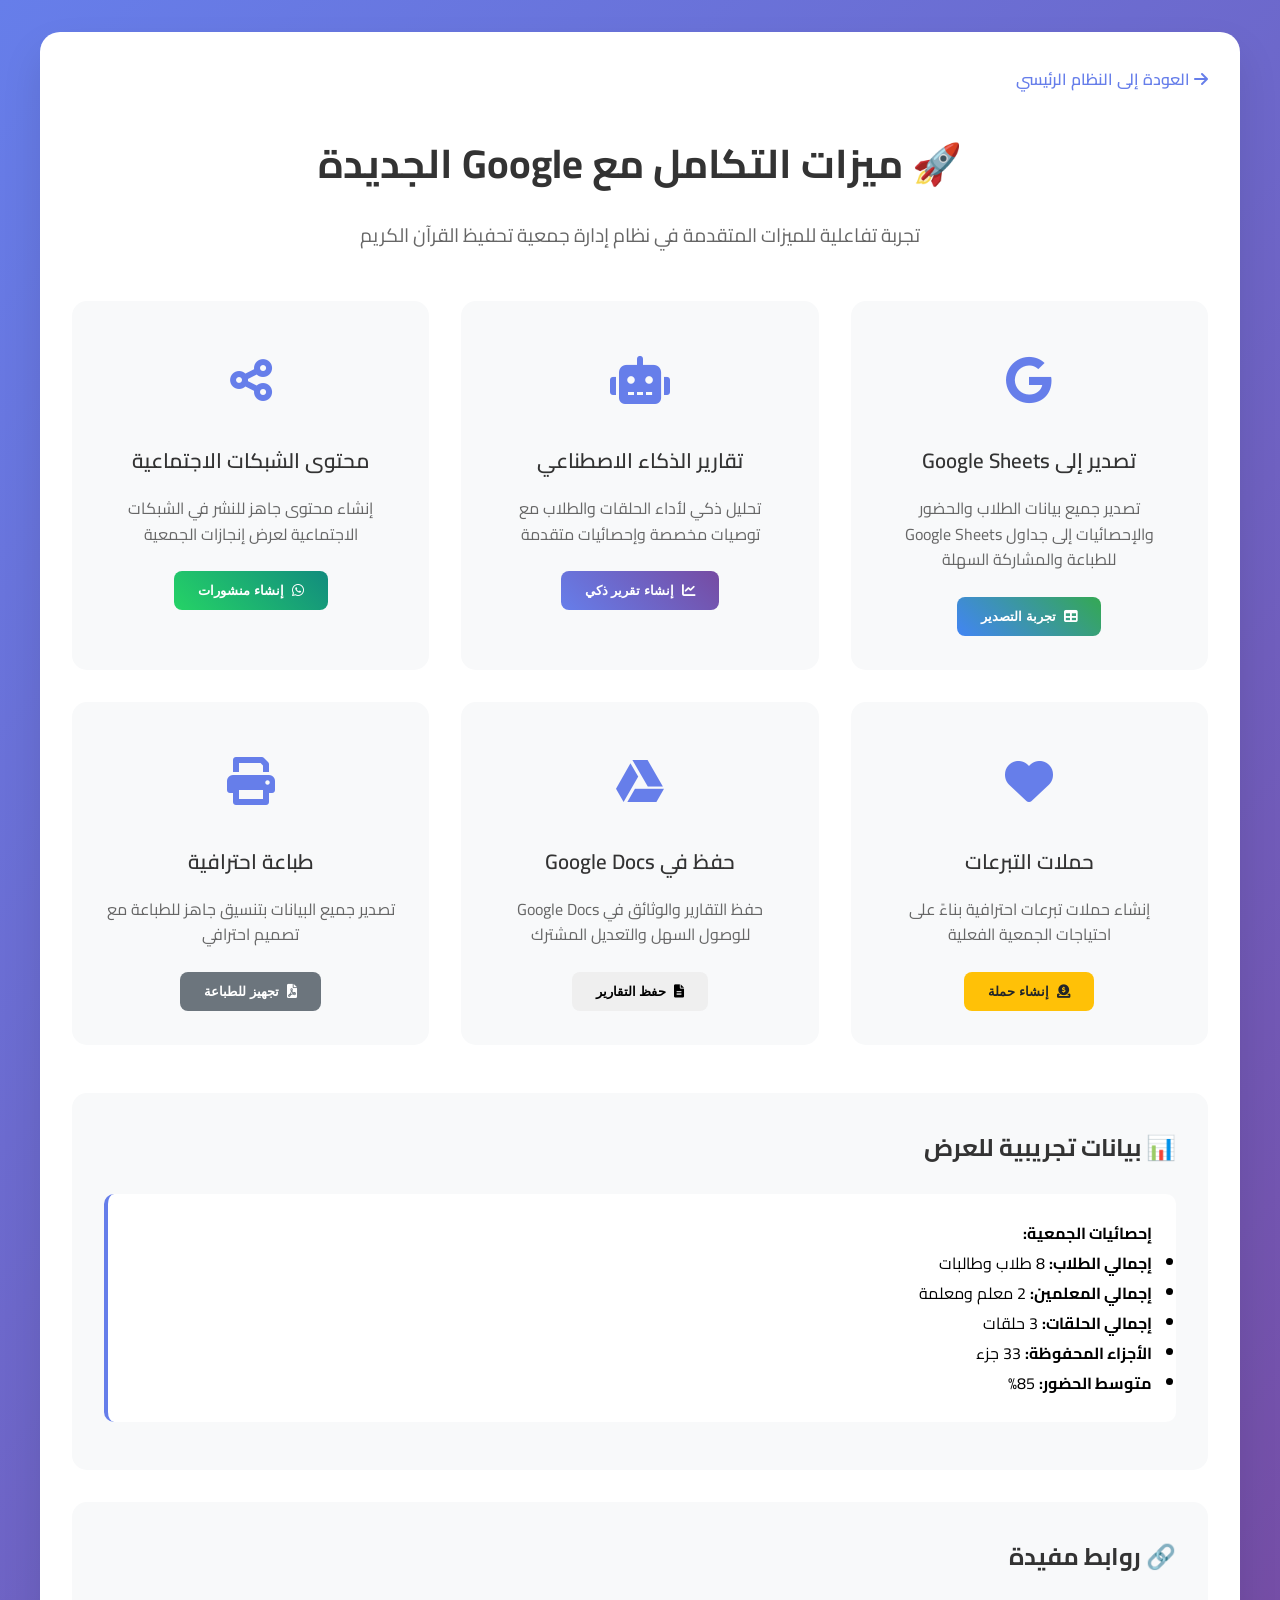
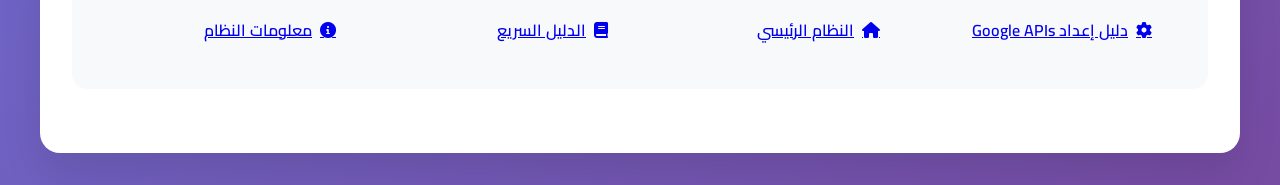
<file: demo-google-features.html>
<!DOCTYPE html>
<html lang="ar" dir="rtl">
<head>
    <meta charset="UTF-8">
    <meta name="viewport" content="width=device-width, initial-scale=1.0">
    <title>تجربة ميزات Google Integration</title>
    <link rel="stylesheet" href="styles.css">
    <link rel="stylesheet" href="google-integration.css">
    <link href="https://fonts.googleapis.com/css2?family=Cairo:wght@300;400;600;700&display=swap" rel="stylesheet">
    <link rel="stylesheet" href="https://cdnjs.cloudflare.com/ajax/libs/font-awesome/6.0.0/css/all.min.css">
    <style>
        body {
            background: linear-gradient(135deg, #667eea 0%, #764ba2 100%);
            min-height: 100vh;
            padding: 2rem;
            font-family: 'Cairo', sans-serif;
        }
        
        .demo-container {
            max-width: 1200px;
            margin: 0 auto;
            background: white;
            border-radius: 20px;
            padding: 2rem;
            box-shadow: 0 20px 40px rgba(0,0,0,0.1);
        }
        
        .demo-header {
            text-align: center;
            margin-bottom: 3rem;
        }
        
        .demo-header h1 {
            color: #333;
            font-size: 2.5rem;
            margin-bottom: 1rem;
        }
        
        .demo-header p {
            color: #666;
            font-size: 1.2rem;
        }
        
        .features-grid {
            display: grid;
            grid-template-columns: repeat(auto-fit, minmax(300px, 1fr));
            gap: 2rem;
            margin-bottom: 3rem;
        }
        
        .feature-card {
            background: #f8f9fa;
            padding: 2rem;
            border-radius: 15px;
            text-align: center;
            transition: transform 0.3s ease;
            border: 2px solid transparent;
        }
        
        .feature-card:hover {
            transform: translateY(-5px);
            border-color: #667eea;
        }
        
        .feature-icon {
            font-size: 3rem;
            color: #667eea;
            margin-bottom: 1rem;
        }
        
        .feature-title {
            font-size: 1.3rem;
            font-weight: 600;
            color: #333;
            margin-bottom: 1rem;
        }
        
        .feature-description {
            color: #666;
            margin-bottom: 1.5rem;
            line-height: 1.6;
        }
        
        .demo-section {
            background: #f8f9fa;
            padding: 2rem;
            border-radius: 15px;
            margin-bottom: 2rem;
        }
        
        .demo-section h3 {
            color: #333;
            margin-bottom: 1.5rem;
            font-size: 1.5rem;
        }
        
        .sample-data {
            background: white;
            padding: 1.5rem;
            border-radius: 10px;
            margin: 1rem 0;
            border-left: 4px solid #667eea;
        }
        
        .sample-report {
            background: white;
            padding: 2rem;
            border-radius: 10px;
            margin: 1rem 0;
            box-shadow: 0 2px 10px rgba(0,0,0,0.1);
        }
        
        .social-post-preview {
            background: #e3f2fd;
            padding: 1.5rem;
            border-radius: 10px;
            margin: 1rem 0;
            border: 1px solid #2196f3;
        }
        
        .fundraising-preview {
            background: #fff3e0;
            padding: 1.5rem;
            border-radius: 10px;
            margin: 1rem 0;
            border: 1px solid #ff9800;
        }
        
        .back-link {
            display: inline-block;
            margin-bottom: 2rem;
            color: #667eea;
            text-decoration: none;
            font-weight: 600;
        }
        
        .back-link:hover {
            text-decoration: underline;
        }
    </style>
</head>
<body>
    <div class="demo-container">
        <a href="index.html" class="back-link">
            <i class="fas fa-arrow-right"></i> العودة إلى النظام الرئيسي
        </a>
        
        <div class="demo-header">
            <h1>🚀 ميزات التكامل مع Google الجديدة</h1>
            <p>تجربة تفاعلية للميزات المتقدمة في نظام إدارة جمعية تحفيظ القرآن الكريم</p>
        </div>
        
        <!-- الميزات الرئيسية -->
        <div class="features-grid">
            <div class="feature-card">
                <div class="feature-icon">
                    <i class="fab fa-google"></i>
                </div>
                <div class="feature-title">تصدير إلى Google Sheets</div>
                <div class="feature-description">
                    تصدير جميع بيانات الطلاب والحضور والإحصائيات إلى جداول Google Sheets للطباعة والمشاركة السهلة
                </div>
                <button class="btn btn-google" onclick="demoGoogleSheets()">
                    <i class="fas fa-table"></i> تجربة التصدير
                </button>
            </div>
            
            <div class="feature-card">
                <div class="feature-icon">
                    <i class="fas fa-robot"></i>
                </div>
                <div class="feature-title">تقارير الذكاء الاصطناعي</div>
                <div class="feature-description">
                    تحليل ذكي لأداء الحلقات والطلاب مع توصيات مخصصة وإحصائيات متقدمة
                </div>
                <button class="btn btn-ai" onclick="demoAIReport()">
                    <i class="fas fa-chart-line"></i> إنشاء تقرير ذكي
                </button>
            </div>
            
            <div class="feature-card">
                <div class="feature-icon">
                    <i class="fas fa-share-alt"></i>
                </div>
                <div class="feature-title">محتوى الشبكات الاجتماعية</div>
                <div class="feature-description">
                    إنشاء محتوى جاهز للنشر في الشبكات الاجتماعية لعرض إنجازات الجمعية
                </div>
                <button class="btn btn-social" onclick="demoSocialMedia()">
                    <i class="fab fa-whatsapp"></i> إنشاء منشورات
                </button>
            </div>
            
            <div class="feature-card">
                <div class="feature-icon">
                    <i class="fas fa-heart"></i>
                </div>
                <div class="feature-title">حملات التبرعات</div>
                <div class="feature-description">
                    إنشاء حملات تبرعات احترافية بناءً على احتياجات الجمعية الفعلية
                </div>
                <button class="btn btn-warning" onclick="demoFundraising()">
                    <i class="fas fa-donate"></i> إنشاء حملة
                </button>
            </div>
            
            <div class="feature-card">
                <div class="feature-icon">
                    <i class="fab fa-google-drive"></i>
                </div>
                <div class="feature-title">حفظ في Google Docs</div>
                <div class="feature-description">
                    حفظ التقارير والوثائق في Google Docs للوصول السهل والتعديل المشترك
                </div>
                <button class="btn btn-info" onclick="demoGoogleDocs()">
                    <i class="fas fa-file-alt"></i> حفظ التقارير
                </button>
            </div>
            
            <div class="feature-card">
                <div class="feature-icon">
                    <i class="fas fa-print"></i>
                </div>
                <div class="feature-title">طباعة احترافية</div>
                <div class="feature-description">
                    تصدير جميع البيانات بتنسيق جاهز للطباعة مع تصميم احترافي
                </div>
                <button class="btn btn-secondary" onclick="demoPrinting()">
                    <i class="fas fa-file-pdf"></i> تجهيز للطباعة
                </button>
            </div>
        </div>
        
        <!-- عرض البيانات التجريبية -->
        <div class="demo-section">
            <h3>📊 بيانات تجريبية للعرض</h3>
            <div class="sample-data">
                <h4>إحصائيات الجمعية:</h4>
                <ul>
                    <li><strong>إجمالي الطلاب:</strong> 8 طلاب وطالبات</li>
                    <li><strong>إجمالي المعلمين:</strong> 2 معلم ومعلمة</li>
                    <li><strong>إجمالي الحلقات:</strong> 3 حلقات</li>
                    <li><strong>الأجزاء المحفوظة:</strong> 33 جزء</li>
                    <li><strong>متوسط الحضور:</strong> 85%</li>
                </ul>
            </div>
        </div>
        
        <!-- عرض التقرير التجريبي -->
        <div id="demoReportSection" class="demo-section" style="display: none;">
            <h3>🤖 تقرير الذكاء الاصطناعي التجريبي</h3>
            <div class="sample-report">
                <h4>تقرير أداء جمعية تحفيظ القرآن الكريم - ديسمبر 2024</h4>
                
                <div class="summary-grid">
                    <div class="summary-item">
                        <div class="summary-number">8</div>
                        <div class="summary-label">إجمالي الطلاب</div>
                    </div>
                    <div class="summary-item">
                        <div class="summary-number">2</div>
                        <div class="summary-label">المعلمون</div>
                    </div>
                    <div class="summary-item">
                        <div class="summary-number">3</div>
                        <div class="summary-label">الحلقات</div>
                    </div>
                    <div class="summary-item">
                        <div class="summary-number">33</div>
                        <div class="summary-label">الأجزاء المحفوظة</div>
                    </div>
                </div>
                
                <h5>💪 نقاط القوة:</h5>
                <ul>
                    <li>نسبة عالية من الطلاب المتميزين (37.5%)</li>
                    <li>متوسط ممتاز للحفظ (4.1 أجزاء لكل طالب)</li>
                    <li>توازن جيد بين الطلاب والطالبات</li>
                </ul>
                
                <h5>🎯 التوصيات:</h5>
                <ul>
                    <li>تنظيم مسابقات قرآنية شهرية لتحفيز الطلاب</li>
                    <li>إقامة دورات تدريبية للمعلمين لتطوير مهاراتهم</li>
                    <li>التوسع في عدد الحلقات لاستيعاب المزيد من الطلاب</li>
                </ul>
            </div>
        </div>
        
        <!-- عرض المحتوى الاجتماعي -->
        <div id="demoSocialSection" class="demo-section" style="display: none;">
            <h3>📱 محتوى الشبكات الاجتماعية</h3>
            
            <div class="social-post-preview">
                <h4>🏆 إنجازات جمعيتنا هذا الشهر</h4>
                <p>
                    🌟 8 طلاب وطالبات يحفظون كتاب الله<br>
                    📚 33 جزء تم حفظها هذا الشهر<br>
                    👨‍🏫 2 معلم ومعلمة مختصين<br>
                    🕌 3 حلقات تحفيظ في مساجد مختلفة<br>
                    📈 85% نسبة الحضور<br><br>
                    #تحفيظ_القرآن #جمعية_خيرية #القرآن_الكريم
                </p>
                <button class="btn btn-success btn-sm">
                    <i class="fab fa-whatsapp"></i> مشاركة في واتساب
                </button>
            </div>
            
            <div class="social-post-preview">
                <h4>⭐ تهنئة للطلاب المتميزين</h4>
                <p>
                    نبارك لطلابنا المتميزين في الحفظ:<br><br>
                    1. خالد عبدالرحمن الدوسري - 10 أجزاء<br>
                    2. فاطمة سعد الحربي - 6 أجزاء<br>
                    3. محمد أحمد الغامدي - 2 أجزاء<br><br>
                    بارك الله فيهم وزادهم من فضله 🤲<br><br>
                    #طلاب_متميزون #حفظة_القرآن #تحفيظ
                </p>
                <button class="btn btn-info btn-sm">
                    <i class="fab fa-twitter"></i> مشاركة في تويتر
                </button>
            </div>
        </div>
        
        <!-- عرض حملة التبرعات -->
        <div id="demoFundraisingSection" class="demo-section" style="display: none;">
            <h3>💝 حملة دعم جمعية تحفيظ القرآن الكريم</h3>
            
            <div class="fundraising-preview">
                <h4>🎯 الهدف: جمع 100,000 ريال لتطوير البرامج التعليمية</h4>
                
                <h5>الاحتياجات:</h5>
                <ul>
                    <li><strong>مصاحف وكتب تعليمية:</strong> 15,000 ريال</li>
                    <li><strong>مكافآت المعلمين:</strong> 30,000 ريال</li>
                    <li><strong>تطوير التقنيات التعليمية:</strong> 25,000 ريال</li>
                    <li><strong>برامج الأنشطة والمسابقات:</strong> 20,000 ريال</li>
                    <li><strong>توسيع الحلقات:</strong> 10,000 ريال</li>
                </ul>
                
                <h5>مستويات التبرع:</h5>
                <div style="display: grid; grid-template-columns: repeat(auto-fit, minmax(200px, 1fr)); gap: 1rem; margin: 1rem 0;">
                    <div style="background: white; padding: 1rem; border-radius: 8px;">
                        <strong>50 ريال</strong><br>
                        <small>دعم طالب واحد لشهر كامل</small>
                    </div>
                    <div style="background: white; padding: 1rem; border-radius: 8px;">
                        <strong>100 ريال</strong><br>
                        <small>توفير مصحف ومواد تعليمية</small>
                    </div>
                    <div style="background: white; padding: 1rem; border-radius: 8px;">
                        <strong>500 ريال</strong><br>
                        <small>دعم معلم لشهر كامل</small>
                    </div>
                    <div style="background: white; padding: 1rem; border-radius: 8px;">
                        <strong>1000 ريال</strong><br>
                        <small>رعاية حلقة كاملة لشهر</small>
                    </div>
                </div>
                
                <button class="btn btn-warning">
                    <i class="fas fa-heart"></i> تبرع الآن
                </button>
                <button class="btn btn-info">
                    <i class="fas fa-share"></i> مشاركة الحملة
                </button>
            </div>
        </div>
        
        <!-- روابط مفيدة -->
        <div class="demo-section">
            <h3>🔗 روابط مفيدة</h3>
            <div style="display: grid; grid-template-columns: repeat(auto-fit, minmax(250px, 1fr)); gap: 1rem;">
                <a href="google-setup-guide.md" class="btn btn-outline-primary" target="_blank">
                    <i class="fas fa-cog"></i> دليل إعداد Google APIs
                </a>
                <a href="index.html" class="btn btn-outline-success">
                    <i class="fas fa-home"></i> النظام الرئيسي
                </a>
                <a href="quick-guide.html" class="btn btn-outline-info" target="_blank">
                    <i class="fas fa-book"></i> الدليل السريع
                </a>
                <a href="README.md" class="btn btn-outline-warning" target="_blank">
                    <i class="fas fa-info-circle"></i> معلومات النظام
                </a>
            </div>
        </div>
    </div>
    
    <script>
        function demoGoogleSheets() {
            alert('🎉 ميزة تصدير Google Sheets!\n\n' +
                  '✅ تصدير بيانات الطلاب\n' +
                  '✅ تصدير سجلات الحضور\n' +
                  '✅ تصدير إحصائيات الحلقات\n' +
                  '✅ تنسيق جاهز للطباعة\n\n' +
                  'لتفعيل هذه الميزة، راجع دليل إعداد Google APIs');
        }
        
        function demoAIReport() {
            document.getElementById('demoReportSection').style.display = 'block';
            document.getElementById('demoReportSection').scrollIntoView({ behavior: 'smooth' });
        }
        
        function demoSocialMedia() {
            document.getElementById('demoSocialSection').style.display = 'block';
            document.getElementById('demoSocialSection').scrollIntoView({ behavior: 'smooth' });
        }
        
        function demoFundraising() {
            document.getElementById('demoFundraisingSection').style.display = 'block';
            document.getElementById('demoFundraisingSection').scrollIntoView({ behavior: 'smooth' });
        }
        
        function demoGoogleDocs() {
            alert('📄 ميزة Google Docs!\n\n' +
                  '✅ حفظ التقارير في Google Docs\n' +
                  '✅ تعديل مشترك للوثائق\n' +
                  '✅ وصول سهل من أي مكان\n' +
                  '✅ نسخ احتياطية تلقائية\n\n' +
                  'سيتم فتح التقرير في Google Docs تلقائياً');
        }
        
        function demoPrinting() {
            alert('🖨️ ميزة الطباعة الاحترافية!\n\n' +
                  '✅ تصدير PDF للتقارير\n' +
                  '✅ تنسيق احترافي للطباعة\n' +
                  '✅ جداول منظمة للبيانات\n' +
                  '✅ شعار الجمعية والتوقيعات\n\n' +
                  'جاري تجهيز الملفات للطباعة...');
        }
    </script>
</body>
</html>
</file>
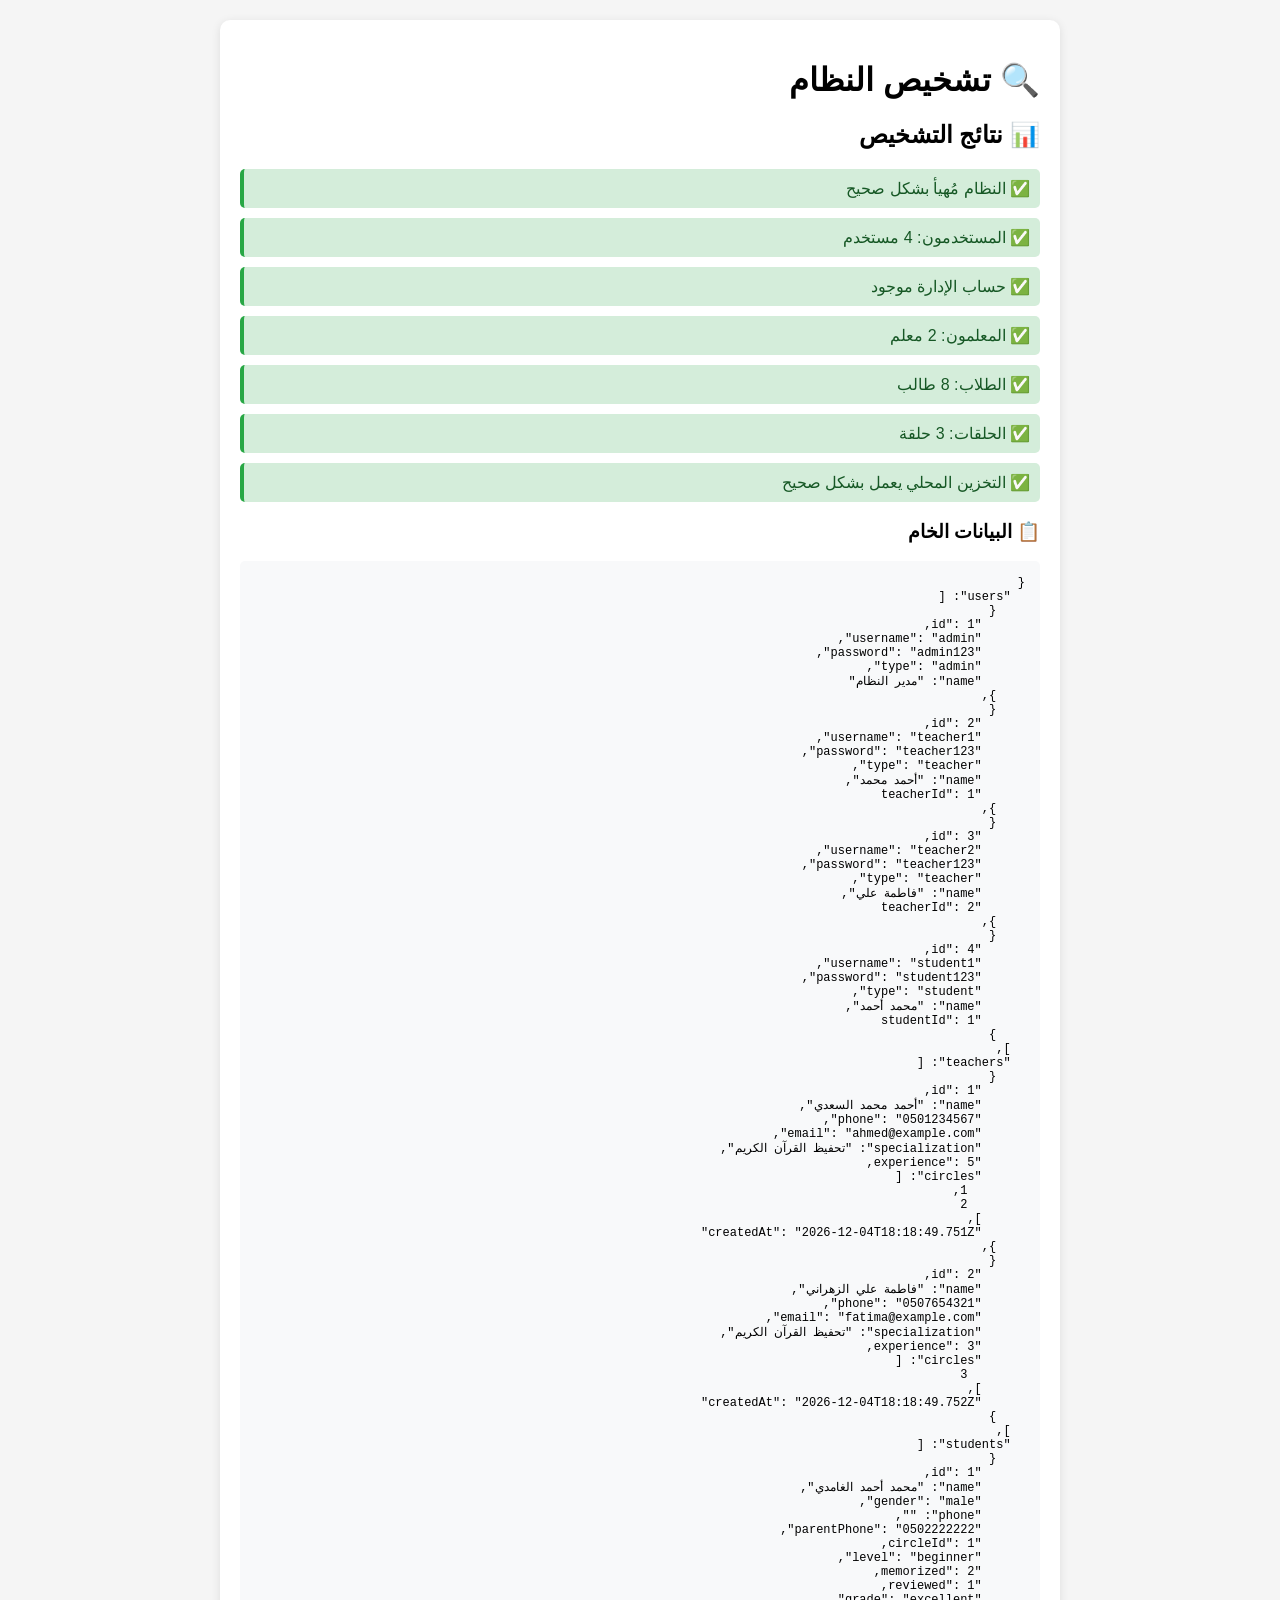
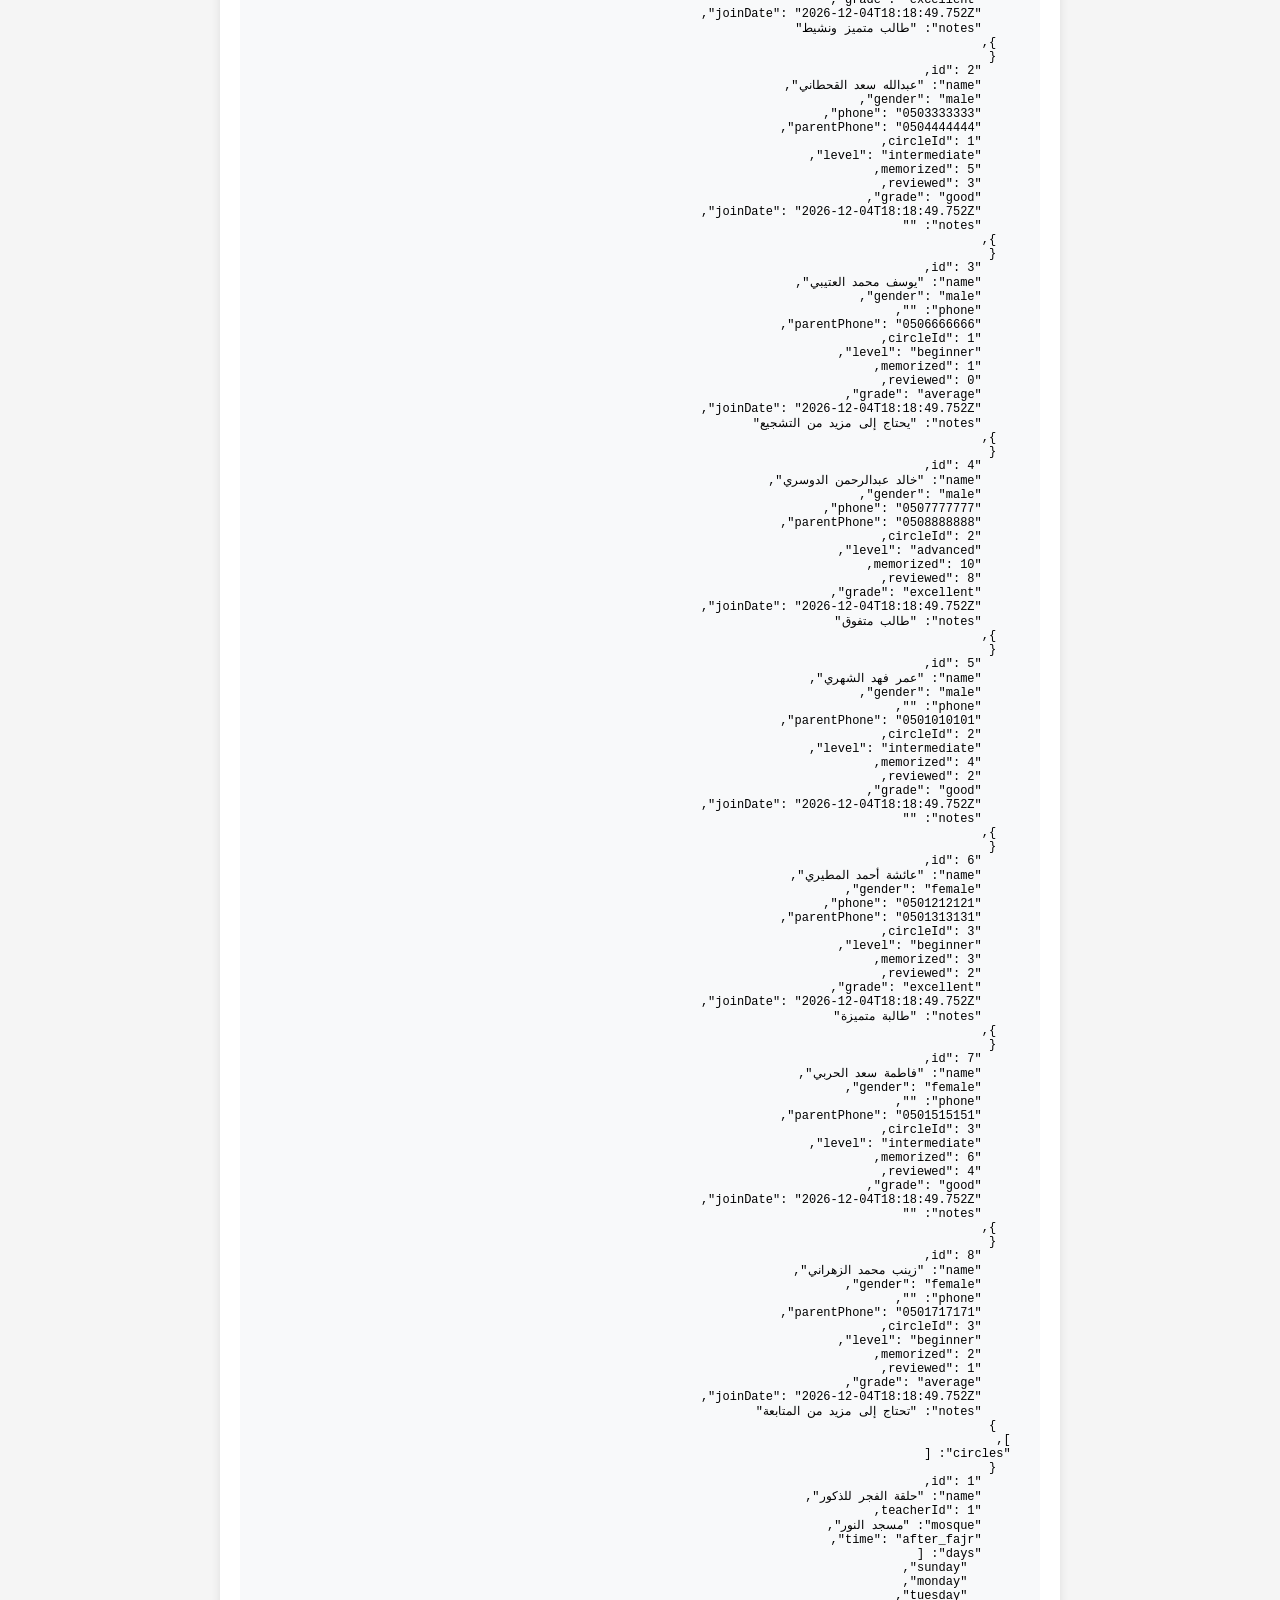
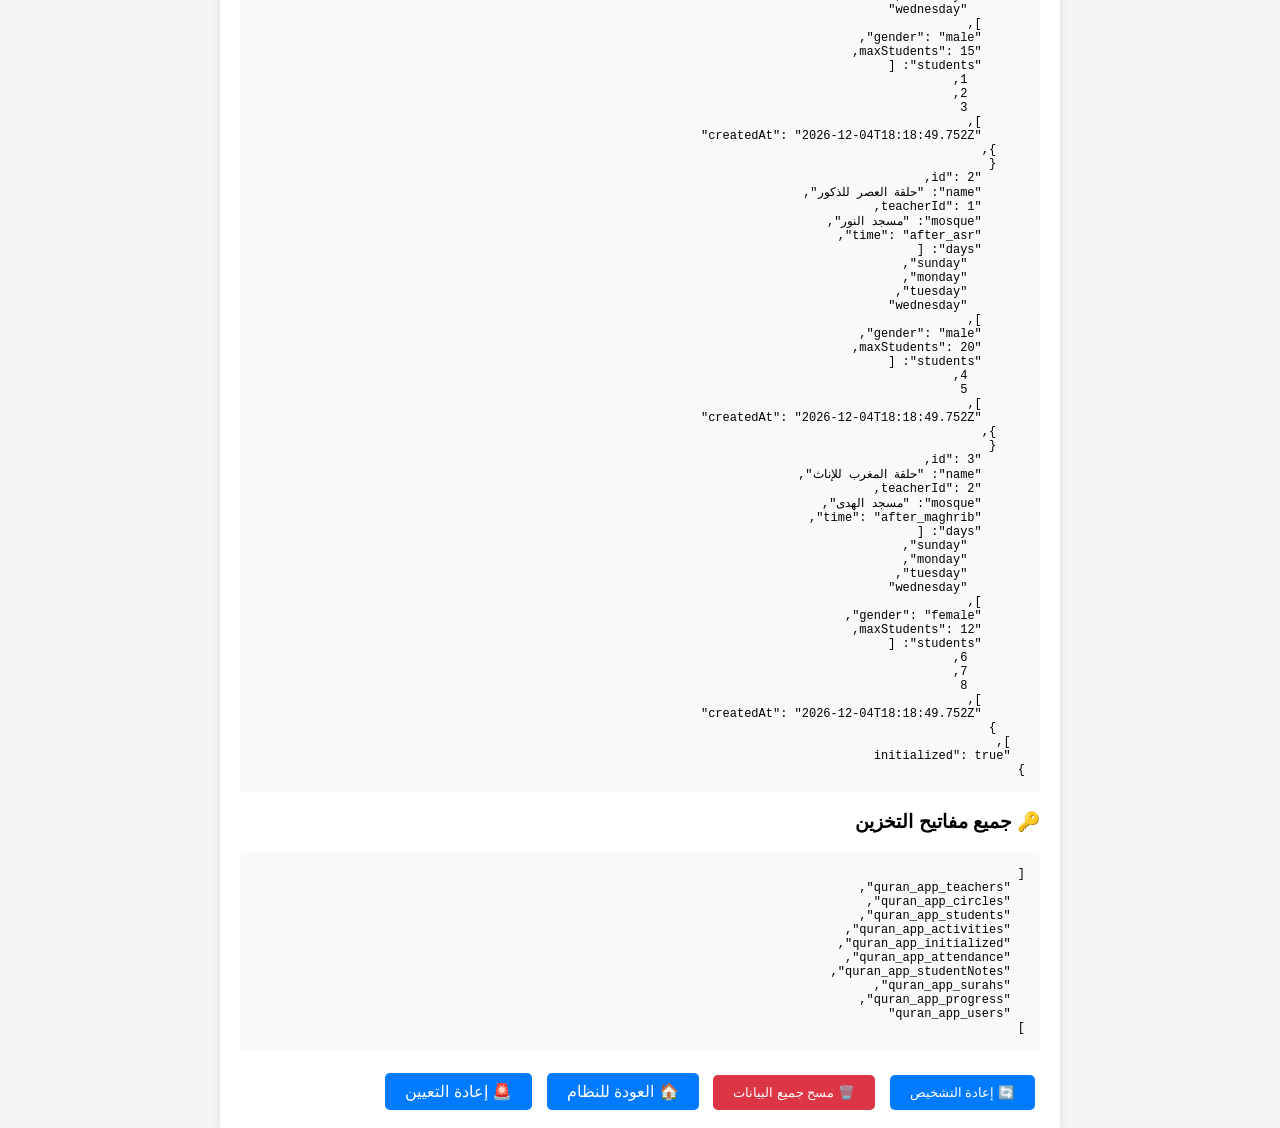
<file: diagnose.html>
<!DOCTYPE html>
<html lang="ar" dir="rtl">
<head>
    <meta charset="UTF-8">
    <meta name="viewport" content="width=device-width, initial-scale=1.0">
    <title>تشخيص النظام</title>
    <style>
        body {
            font-family: 'Arial', sans-serif;
            background: #f5f5f5;
            margin: 0;
            padding: 20px;
            direction: rtl;
        }
        .container {
            max-width: 800px;
            margin: 0 auto;
            background: white;
            padding: 20px;
            border-radius: 10px;
            box-shadow: 0 2px 10px rgba(0,0,0,0.1);
        }
        .status {
            padding: 10px;
            margin: 10px 0;
            border-radius: 5px;
            border-left: 4px solid;
        }
        .status.success {
            background: #d4edda;
            border-color: #28a745;
            color: #155724;
        }
        .status.error {
            background: #f8d7da;
            border-color: #dc3545;
            color: #721c24;
        }
        .status.warning {
            background: #fff3cd;
            border-color: #ffc107;
            color: #856404;
        }
        .btn {
            background: #007bff;
            color: white;
            border: none;
            padding: 10px 20px;
            border-radius: 5px;
            cursor: pointer;
            margin: 5px;
        }
        .btn:hover {
            background: #0056b3;
        }
        .btn.danger {
            background: #dc3545;
        }
        .btn.danger:hover {
            background: #c82333;
        }
        pre {
            background: #f8f9fa;
            padding: 15px;
            border-radius: 5px;
            overflow-x: auto;
            font-size: 12px;
        }
    </style>
</head>
<body>
    <div class="container">
        <h1>🔍 تشخيص النظام</h1>
        
        <div id="diagnosis"></div>
        
        <div style="margin-top: 20px;">
            <button class="btn" onclick="runDiagnosis()">🔄 إعادة التشخيص</button>
            <button class="btn danger" onclick="clearAllData()">🗑️ مسح جميع البيانات</button>
            <a href="index.html" class="btn" style="text-decoration: none;">🏠 العودة للنظام</a>
            <a href="emergency-reset.html" class="btn" style="text-decoration: none;">🚨 إعادة التعيين</a>
        </div>
    </div>

    <script>
        const SYSTEM_CONFIG = {
            STORAGE_PREFIX: 'quran_app_'
        };

        function getFromStorage(key) {
            const data = localStorage.getItem(SYSTEM_CONFIG.STORAGE_PREFIX + key);
            return data ? JSON.parse(data) : null;
        }

        function runDiagnosis() {
            const diagnosis = document.getElementById('diagnosis');
            let html = '<h2>📊 نتائج التشخيص</h2>';

            // فحص البيانات الأساسية
            const keys = ['users', 'teachers', 'students', 'circles', 'initialized'];
            const data = {};
            
            keys.forEach(key => {
                data[key] = getFromStorage(key);
            });

            // فحص حالة التهيئة
            if (data.initialized) {
                html += '<div class="status success">✅ النظام مُهيأ بشكل صحيح</div>';
            } else {
                html += '<div class="status error">❌ النظام غير مُهيأ</div>';
            }

            // فحص المستخدمين
            if (data.users && data.users.length > 0) {
                html += `<div class="status success">✅ المستخدمون: ${data.users.length} مستخدم</div>`;
                
                const adminUser = data.users.find(u => u.username === 'admin');
                if (adminUser) {
                    html += '<div class="status success">✅ حساب الإدارة موجود</div>';
                } else {
                    html += '<div class="status error">❌ حساب الإدارة مفقود</div>';
                }
            } else {
                html += '<div class="status error">❌ لا توجد مستخدمين</div>';
            }

            // فحص المعلمين
            if (data.teachers && data.teachers.length > 0) {
                html += `<div class="status success">✅ المعلمون: ${data.teachers.length} معلم</div>`;
            } else {
                html += '<div class="status error">❌ لا يوجد معلمون</div>';
            }

            // فحص الطلاب
            if (data.students && data.students.length > 0) {
                html += `<div class="status success">✅ الطلاب: ${data.students.length} طالب</div>`;
            } else {
                html += '<div class="status error">❌ لا يوجد طلاب</div>';
            }

            // فحص الحلقات
            if (data.circles && data.circles.length > 0) {
                html += `<div class="status success">✅ الحلقات: ${data.circles.length} حلقة</div>`;
            } else {
                html += '<div class="status error">❌ لا توجد حلقات</div>';
            }

            // فحص التخزين المحلي
            try {
                localStorage.setItem('test', 'test');
                localStorage.removeItem('test');
                html += '<div class="status success">✅ التخزين المحلي يعمل بشكل صحيح</div>';
            } catch (e) {
                html += '<div class="status error">❌ مشكلة في التخزين المحلي</div>';
            }

            // عرض البيانات الخام
            html += '<h3>📋 البيانات الخام</h3>';
            html += '<pre>' + JSON.stringify(data, null, 2) + '</pre>';

            // فحص جميع مفاتيح التخزين
            html += '<h3>🔑 جميع مفاتيح التخزين</h3>';
            const allKeys = [];
            for (let i = 0; i < localStorage.length; i++) {
                const key = localStorage.key(i);
                if (key.startsWith(SYSTEM_CONFIG.STORAGE_PREFIX)) {
                    allKeys.push(key);
                }
            }
            html += '<pre>' + JSON.stringify(allKeys, null, 2) + '</pre>';

            diagnosis.innerHTML = html;
        }

        function clearAllData() {
            if (confirm('هل أنت متأكد من حذف جميع البيانات؟')) {
                const keys = [];
                for (let i = 0; i < localStorage.length; i++) {
                    const key = localStorage.key(i);
                    if (key.startsWith(SYSTEM_CONFIG.STORAGE_PREFIX)) {
                        keys.push(key);
                    }
                }
                
                keys.forEach(key => localStorage.removeItem(key));
                
                alert('تم حذف جميع البيانات');
                runDiagnosis();
            }
        }

        // تشغيل التشخيص عند تحميل الصفحة
        document.addEventListener('DOMContentLoaded', runDiagnosis);
    </script>
</body>
</html>
</file>
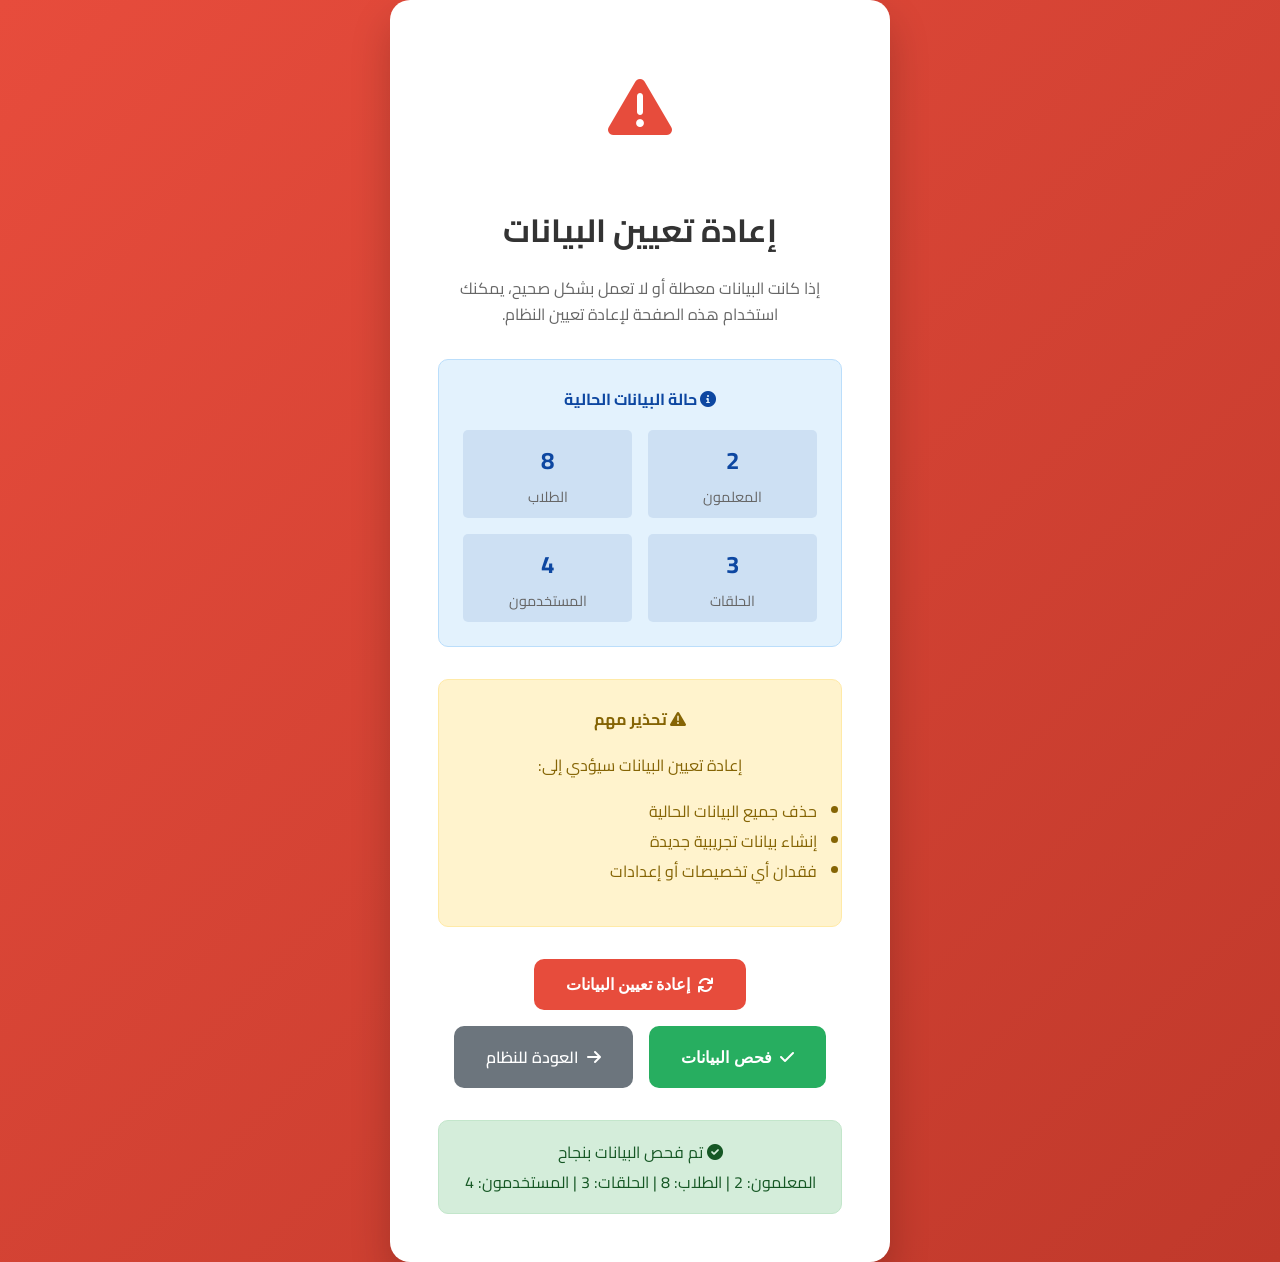
<file: emergency-reset.html>
<!DOCTYPE html>
<html lang="ar" dir="rtl">
<head>
    <meta charset="UTF-8">
    <meta name="viewport" content="width=device-width, initial-scale=1.0">
    <title>إعادة تعيين البيانات - طوارئ</title>
    <link rel="stylesheet" href="styles.css">
    <link href="https://fonts.googleapis.com/css2?family=Cairo:wght@300;400;600;700&display=swap" rel="stylesheet">
    <link rel="stylesheet" href="https://cdnjs.cloudflare.com/ajax/libs/font-awesome/6.0.0/css/all.min.css">
    <style>
        body {
            background: linear-gradient(135deg, #e74c3c 0%, #c0392b 100%);
            min-height: 100vh;
            display: flex;
            align-items: center;
            justify-content: center;
            font-family: 'Cairo', sans-serif;
        }
        
        .emergency-container {
            background: white;
            padding: 3rem;
            border-radius: 20px;
            box-shadow: 0 20px 40px rgba(0,0,0,0.2);
            text-align: center;
            max-width: 500px;
            width: 90%;
        }
        
        .emergency-icon {
            font-size: 4rem;
            color: #e74c3c;
            margin-bottom: 2rem;
        }
        
        .emergency-title {
            color: #333;
            font-size: 2rem;
            margin-bottom: 1rem;
            font-weight: 700;
        }
        
        .emergency-description {
            color: #666;
            margin-bottom: 2rem;
            line-height: 1.6;
        }
        
        .warning-box {
            background: #fff3cd;
            border: 1px solid #ffeaa7;
            border-radius: 10px;
            padding: 1.5rem;
            margin: 2rem 0;
            color: #856404;
        }
        
        .warning-box h4 {
            color: #856404;
            margin-bottom: 1rem;
        }
        
        .emergency-buttons {
            display: flex;
            gap: 1rem;
            justify-content: center;
            flex-wrap: wrap;
        }
        
        .btn {
            padding: 1rem 2rem;
            border: none;
            border-radius: 10px;
            font-size: 1rem;
            cursor: pointer;
            transition: all 0.3s ease;
            text-decoration: none;
            display: inline-flex;
            align-items: center;
            gap: 0.5rem;
            font-weight: 600;
        }
        
        .btn-danger {
            background: #e74c3c;
            color: white;
        }
        
        .btn-danger:hover {
            background: #c0392b;
            transform: translateY(-2px);
        }
        
        .btn-secondary {
            background: #6c757d;
            color: white;
        }
        
        .btn-secondary:hover {
            background: #545b62;
            transform: translateY(-2px);
        }
        
        .btn-success {
            background: #27ae60;
            color: white;
        }
        
        .btn-success:hover {
            background: #229954;
            transform: translateY(-2px);
        }
        
        .status-message {
            margin-top: 2rem;
            padding: 1rem;
            border-radius: 10px;
            display: none;
        }
        
        .status-message.success {
            background: #d4edda;
            color: #155724;
            border: 1px solid #c3e6cb;
        }
        
        .status-message.error {
            background: #f8d7da;
            color: #721c24;
            border: 1px solid #f5c6cb;
        }
        
        .data-info {
            background: #e3f2fd;
            border: 1px solid #bbdefb;
            border-radius: 10px;
            padding: 1.5rem;
            margin: 2rem 0;
            color: #0d47a1;
        }
        
        .data-info h4 {
            color: #0d47a1;
            margin-bottom: 1rem;
        }
        
        .data-stats {
            display: grid;
            grid-template-columns: repeat(2, 1fr);
            gap: 1rem;
            margin-top: 1rem;
        }
        
        .stat-item {
            text-align: center;
            padding: 0.5rem;
            background: rgba(13, 71, 161, 0.1);
            border-radius: 5px;
        }
        
        .stat-number {
            font-size: 1.5rem;
            font-weight: bold;
            color: #0d47a1;
        }
        
        .stat-label {
            font-size: 0.9rem;
            color: #666;
        }
    </style>
</head>
<body>
    <div class="emergency-container">
        <div class="emergency-icon">
            <i class="fas fa-exclamation-triangle"></i>
        </div>
        
        <h1 class="emergency-title">إعادة تعيين البيانات</h1>
        
        <p class="emergency-description">
            إذا كانت البيانات معطلة أو لا تعمل بشكل صحيح، يمكنك استخدام هذه الصفحة لإعادة تعيين النظام.
        </p>
        
        <div class="data-info">
            <h4><i class="fas fa-info-circle"></i> حالة البيانات الحالية</h4>
            <div class="data-stats">
                <div class="stat-item">
                    <div class="stat-number" id="teachersCount">-</div>
                    <div class="stat-label">المعلمون</div>
                </div>
                <div class="stat-item">
                    <div class="stat-number" id="studentsCount">-</div>
                    <div class="stat-label">الطلاب</div>
                </div>
                <div class="stat-item">
                    <div class="stat-number" id="circlesCount">-</div>
                    <div class="stat-label">الحلقات</div>
                </div>
                <div class="stat-item">
                    <div class="stat-number" id="usersCount">-</div>
                    <div class="stat-label">المستخدمون</div>
                </div>
            </div>
        </div>
        
        <div class="warning-box">
            <h4><i class="fas fa-warning"></i> تحذير مهم</h4>
            <p>إعادة تعيين البيانات سيؤدي إلى:</p>
            <ul style="text-align: right; margin: 1rem 0;">
                <li>حذف جميع البيانات الحالية</li>
                <li>إنشاء بيانات تجريبية جديدة</li>
                <li>فقدان أي تخصيصات أو إعدادات</li>
            </ul>
        </div>
        
        <div class="emergency-buttons">
            <button class="btn btn-danger" onclick="resetAllData()">
                <i class="fas fa-refresh"></i> إعادة تعيين البيانات
            </button>
            
            <button class="btn btn-success" onclick="checkDataStatus()">
                <i class="fas fa-check"></i> فحص البيانات
            </button>
            
            <a href="index.html" class="btn btn-secondary">
                <i class="fas fa-arrow-right"></i> العودة للنظام
            </a>
        </div>
        
        <div id="statusMessage" class="status-message"></div>
    </div>
    
    <script src="config.js"></script>
    <script>
        // إعدادات النظام
        const SYSTEM_CONFIG = {
            APP_NAME: 'جمعية تحفيظ القرآن الكريم',
            VERSION: '1.0.0',
            STORAGE_PREFIX: 'quran_app_'
        };
        
        // حفظ البيانات في التخزين المحلي
        function saveToStorage(key, data) {
            localStorage.setItem(SYSTEM_CONFIG.STORAGE_PREFIX + key, JSON.stringify(data));
        }
        
        // جلب البيانات من التخزين المحلي
        function getFromStorage(key) {
            const data = localStorage.getItem(SYSTEM_CONFIG.STORAGE_PREFIX + key);
            return data ? JSON.parse(data) : null;
        }
        
        // فحص حالة البيانات
        function checkDataStatus() {
            const teachers = getFromStorage('teachers') || [];
            const students = getFromStorage('students') || [];
            const circles = getFromStorage('circles') || [];
            const users = getFromStorage('users') || [];
            
            document.getElementById('teachersCount').textContent = teachers.length;
            document.getElementById('studentsCount').textContent = students.length;
            document.getElementById('circlesCount').textContent = circles.length;
            document.getElementById('usersCount').textContent = users.length;
            
            const statusMessage = document.getElementById('statusMessage');
            statusMessage.className = 'status-message success';
            statusMessage.style.display = 'block';
            statusMessage.innerHTML = `
                <i class="fas fa-check-circle"></i> تم فحص البيانات بنجاح
                <br>المعلمون: ${teachers.length} | الطلاب: ${students.length} | الحلقات: ${circles.length} | المستخدمون: ${users.length}
            `;
        }
        
        // إعادة تعيين جميع البيانات
        function resetAllData() {
            if (!confirm('هل أنت متأكد من إعادة تعيين جميع البيانات؟ هذا الإجراء لا يمكن التراجع عنه!')) {
                return;
            }
            
            try {
                // مسح جميع البيانات
                const keysToRemove = [
                    'initialized',
                    'teachers',
                    'students',
                    'circles',
                    'users',
                    'attendance',
                    'progress',
                    'activities',
                    'surahs',
                    'studentNotes',
                    'organizationSettings',
                    'circleAnnouncements',
                    'circleNotes'
                ];
                
                keysToRemove.forEach(key => {
                    localStorage.removeItem(SYSTEM_CONFIG.STORAGE_PREFIX + key);
                });
                
                // إنشاء بيانات جديدة
                createFreshData();
                
                const statusMessage = document.getElementById('statusMessage');
                statusMessage.className = 'status-message success';
                statusMessage.style.display = 'block';
                statusMessage.innerHTML = `
                    <i class="fas fa-check-circle"></i> تم إعادة تعيين البيانات بنجاح!
                    <br>يمكنك الآن العودة إلى النظام واستخدامه بشكل طبيعي.
                `;
                
                // تحديث العدادات
                setTimeout(checkDataStatus, 1000);
                
            } catch (error) {
                const statusMessage = document.getElementById('statusMessage');
                statusMessage.className = 'status-message error';
                statusMessage.style.display = 'block';
                statusMessage.innerHTML = `
                    <i class="fas fa-exclamation-circle"></i> حدث خطأ أثناء إعادة التعيين: ${error.message}
                `;
            }
        }
        
        // إنشاء بيانات جديدة
        function createFreshData() {
            // المستخدمون
            const users = [
                { id: 1, username: 'admin', password: 'admin123', type: 'admin', name: 'مدير النظام', isActive: true },
                { id: 2, username: 'teacher1', password: 'teacher123', type: 'teacher', name: 'أحمد محمد', teacherId: 1, isActive: true },
                { id: 3, username: 'teacher2', password: 'teacher123', type: 'teacher', name: 'فاطمة علي', teacherId: 2, isActive: true }
            ];
            
            // المعلمون
            const teachers = [
                {
                    id: 1,
                    name: 'أحمد محمد السعدي',
                    phone: '0501234567',
                    specialization: 'تحفيظ القرآن الكريم',
                    experience: 5,
                    circles: [1, 2],
                    createdAt: new Date().toISOString()
                },
                {
                    id: 2,
                    name: 'فاطمة علي الزهراني',
                    phone: '0507654321',
                    specialization: 'تحفيظ القرآن الكريم',
                    experience: 3,
                    circles: [3],
                    createdAt: new Date().toISOString()
                },
                {
                    id: 3,
                    name: 'محمد عبدالله القحطاني',
                    phone: '0509876543',
                    specialization: 'تحفيظ القرآن الكريم',
                    experience: 7,
                    circles: [4],
                    createdAt: new Date().toISOString()
                }
            ];
            
            // الحلقات
            const circles = [
                {
                    id: 1,
                    name: 'حلقة الفجر للذكور',
                    teacherId: 1,
                    mosque: 'مسجد النور',
                    time: 'فجر',
                    gender: 'male',
                    maxStudents: 15,
                    createdAt: new Date().toISOString()
                },
                {
                    id: 2,
                    name: 'حلقة العصر للذكور',
                    teacherId: 1,
                    mosque: 'مسجد الهدى',
                    time: 'عصر',
                    gender: 'male',
                    maxStudents: 20,
                    createdAt: new Date().toISOString()
                },
                {
                    id: 3,
                    name: 'حلقة المغرب للإناث',
                    teacherId: 2,
                    mosque: 'مسجد الرحمة',
                    time: 'مغرب',
                    gender: 'female',
                    maxStudents: 12,
                    createdAt: new Date().toISOString()
                },
                {
                    id: 4,
                    name: 'حلقة العشاء للذكور',
                    teacherId: 3,
                    mosque: 'مسجد التوحيد',
                    time: 'عشاء',
                    gender: 'male',
                    maxStudents: 18,
                    createdAt: new Date().toISOString()
                }
            ];
            
            // الطلاب
            const students = [
                {
                    id: 1,
                    name: 'عبدالله أحمد المطيري',
                    circleId: 1,
                    level: 'متوسط',
                    memorized: 5,
                    grade: 'good',
                    phone: '0551234567',
                    createdAt: new Date().toISOString()
                },
                {
                    id: 2,
                    name: 'محمد سعد العتيبي',
                    circleId: 1,
                    level: 'متقدم',
                    memorized: 12,
                    grade: 'excellent',
                    phone: '0557654321',
                    createdAt: new Date().toISOString()
                },
                {
                    id: 3,
                    name: 'خالد عبدالعزيز الدوسري',
                    circleId: 2,
                    level: 'مبتدئ',
                    memorized: 2,
                    grade: 'average',
                    phone: '0559876543',
                    createdAt: new Date().toISOString()
                },
                {
                    id: 4,
                    name: 'عائشة محمد الغامدي',
                    circleId: 3,
                    level: 'متقدم',
                    memorized: 15,
                    grade: 'excellent',
                    phone: '0552468135',
                    createdAt: new Date().toISOString()
                },
                {
                    id: 5,
                    name: 'فاطمة علي الشهري',
                    circleId: 3,
                    level: 'متوسط',
                    memorized: 8,
                    grade: 'good',
                    phone: '0558642097',
                    createdAt: new Date().toISOString()
                },
                {
                    id: 6,
                    name: 'يوسف عبدالرحمن النجدي',
                    circleId: 4,
                    level: 'متقدم',
                    memorized: 20,
                    grade: 'excellent',
                    phone: '0553691470',
                    createdAt: new Date().toISOString()
                }
            ];
            
            // السور
            const surahs = [
                { id: 1, name: 'الفاتحة', verses: 7, juz: 1 },
                { id: 2, name: 'البقرة', verses: 286, juz: 1 },
                { id: 3, name: 'آل عمران', verses: 200, juz: 3 },
                { id: 4, name: 'النساء', verses: 176, juz: 4 },
                { id: 5, name: 'المائدة', verses: 120, juz: 6 }
            ];
            
            // حفظ البيانات
            saveToStorage('users', users);
            saveToStorage('teachers', teachers);
            saveToStorage('circles', circles);
            saveToStorage('students', students);
            saveToStorage('surahs', surahs);
            saveToStorage('attendance', []);
            saveToStorage('progress', []);
            saveToStorage('activities', []);
            saveToStorage('studentNotes', []);
            
            // إعدادات الجمعية الافتراضية
            const organizationSettings = {
                name: 'جمعية تحفيظ القرآن الكريم',
                logo: '',
                description: 'نظام إدارة الحلقات والطلاب',
                address: '',
                phone: '',
                email: '',
                website: '',
                establishedYear: new Date().getFullYear(),
                colors: {
                    primary: '#667eea',
                    secondary: '#764ba2',
                    accent: '#28a745'
                }
            };
            saveToStorage('organizationSettings', organizationSettings);
            
            // إعلانات تجريبية
            const announcements = [
                {
                    id: 1,
                    circleId: 1,
                    title: 'مسابقة الحفظ الشهرية',
                    content: 'ستقام مسابقة الحفظ الشهرية يوم الجمعة القادم في المسجد الكبير.',
                    priority: 'high',
                    date: new Date().toISOString()
                },
                {
                    id: 2,
                    circleId: 2,
                    title: 'تغيير موعد الحلقة',
                    content: 'تم تغيير موعد حلقة الغد من بعد العصر إلى بعد المغرب.',
                    priority: 'normal',
                    date: new Date().toISOString()
                }
            ];
            saveToStorage('circleAnnouncements', announcements);
            
            // ملاحظات تجريبية
            const notes = [
                {
                    id: 1,
                    circleId: 1,
                    content: 'يرجى مراجعة الأجزاء المحفوظة قبل الحلقة القادمة والتأكد من إتقان التجويد.',
                    date: new Date().toISOString()
                },
                {
                    id: 2,
                    circleId: 2,
                    content: 'تذكير: سيتم اختبار الطلاب في الجزء الأول من القرآن الكريم الأسبوع القادم.',
                    date: new Date().toISOString()
                }
            ];
            saveToStorage('circleNotes', notes);
            
            // تعيين علامة التهيئة
            localStorage.setItem(SYSTEM_CONFIG.STORAGE_PREFIX + 'initialized', 'true');
        }
        
        // فحص البيانات عند تحميل الصفحة
        document.addEventListener('DOMContentLoaded', function() {
            checkDataStatus();
        });
    </script>
</body>
</html>
</file>
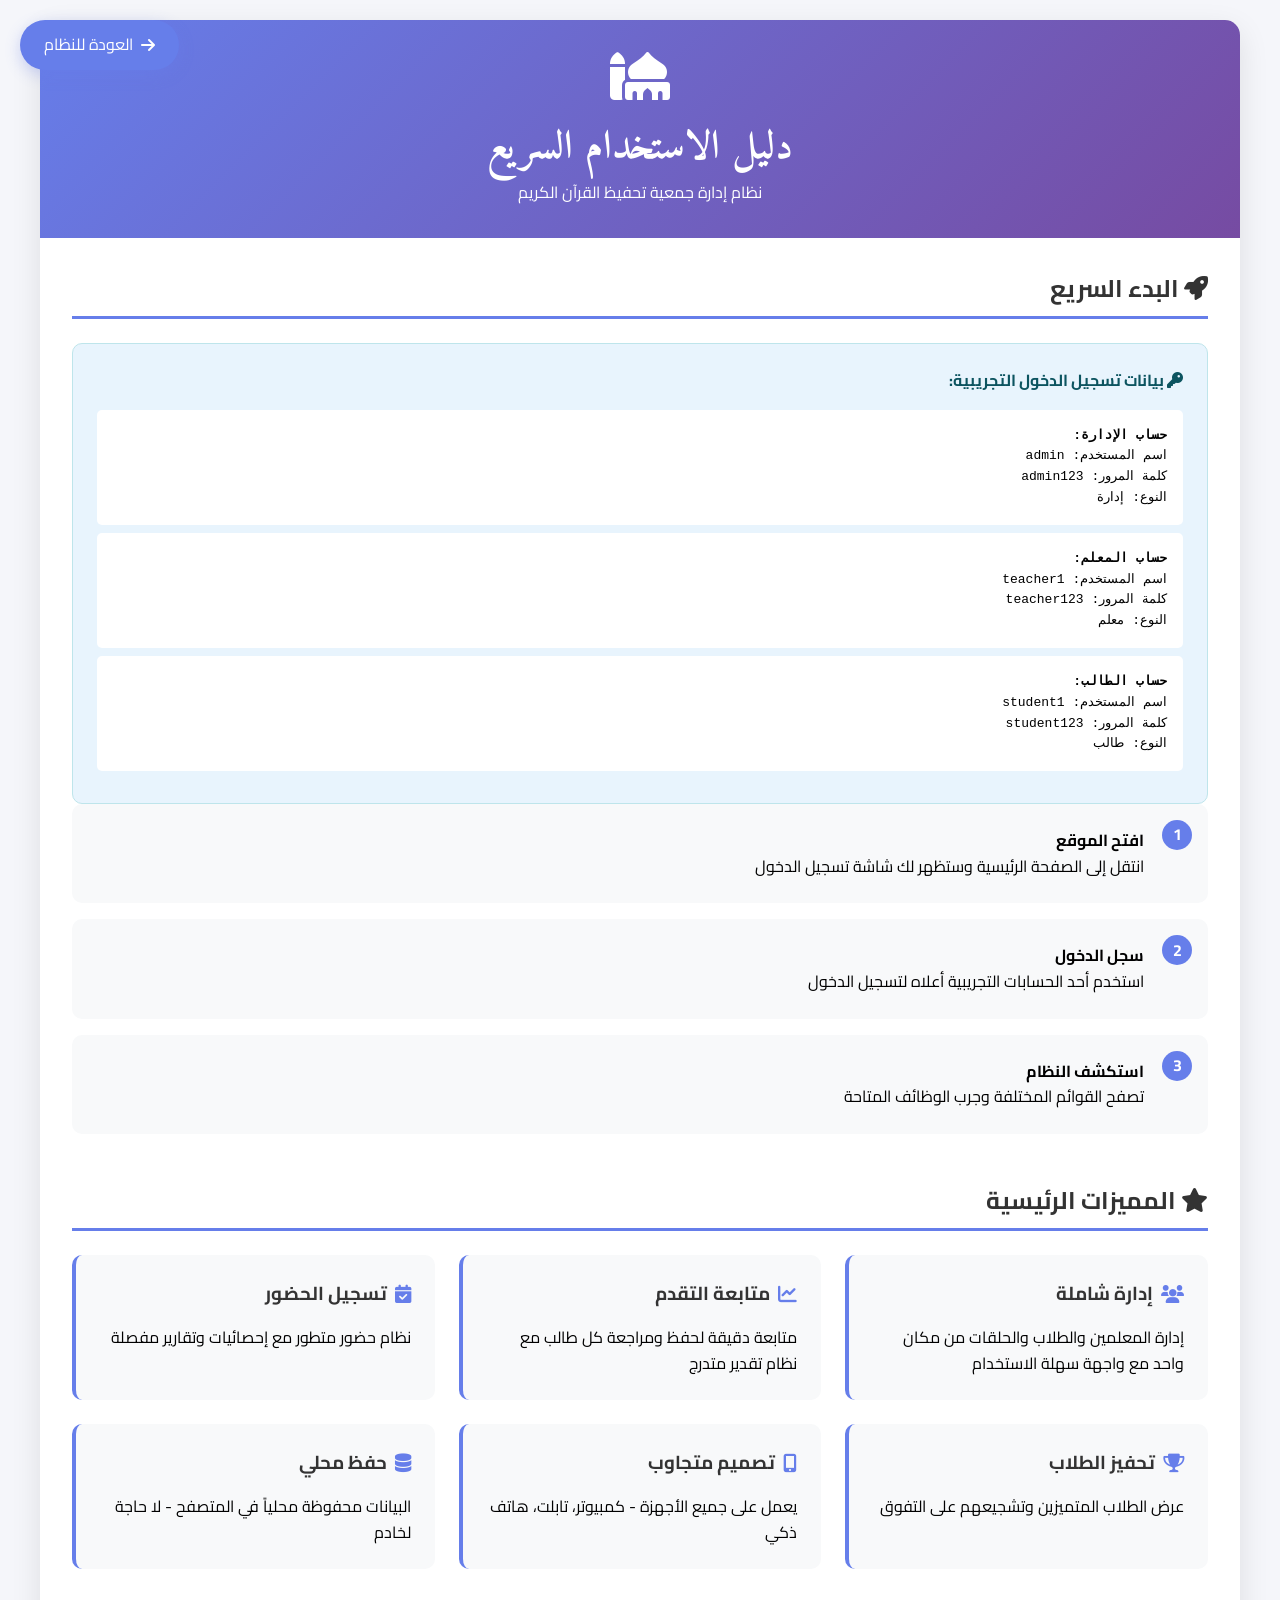
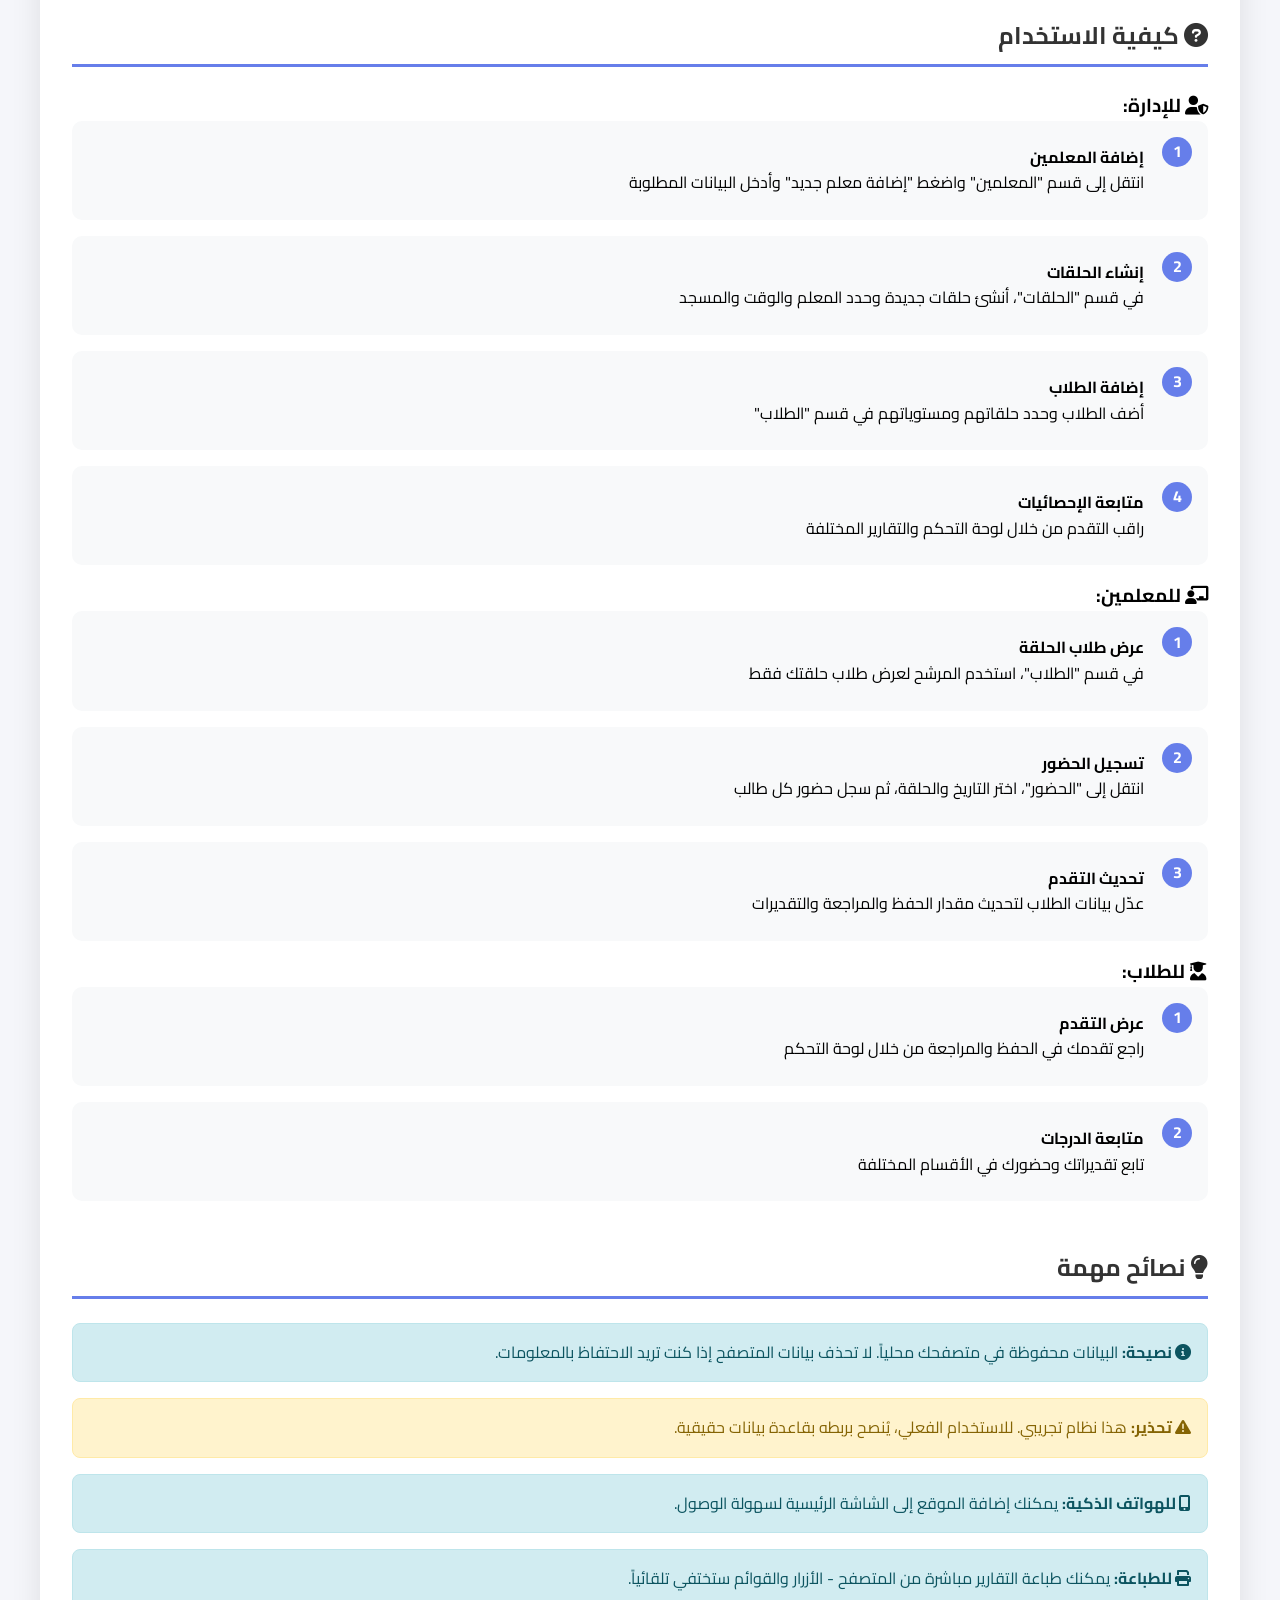
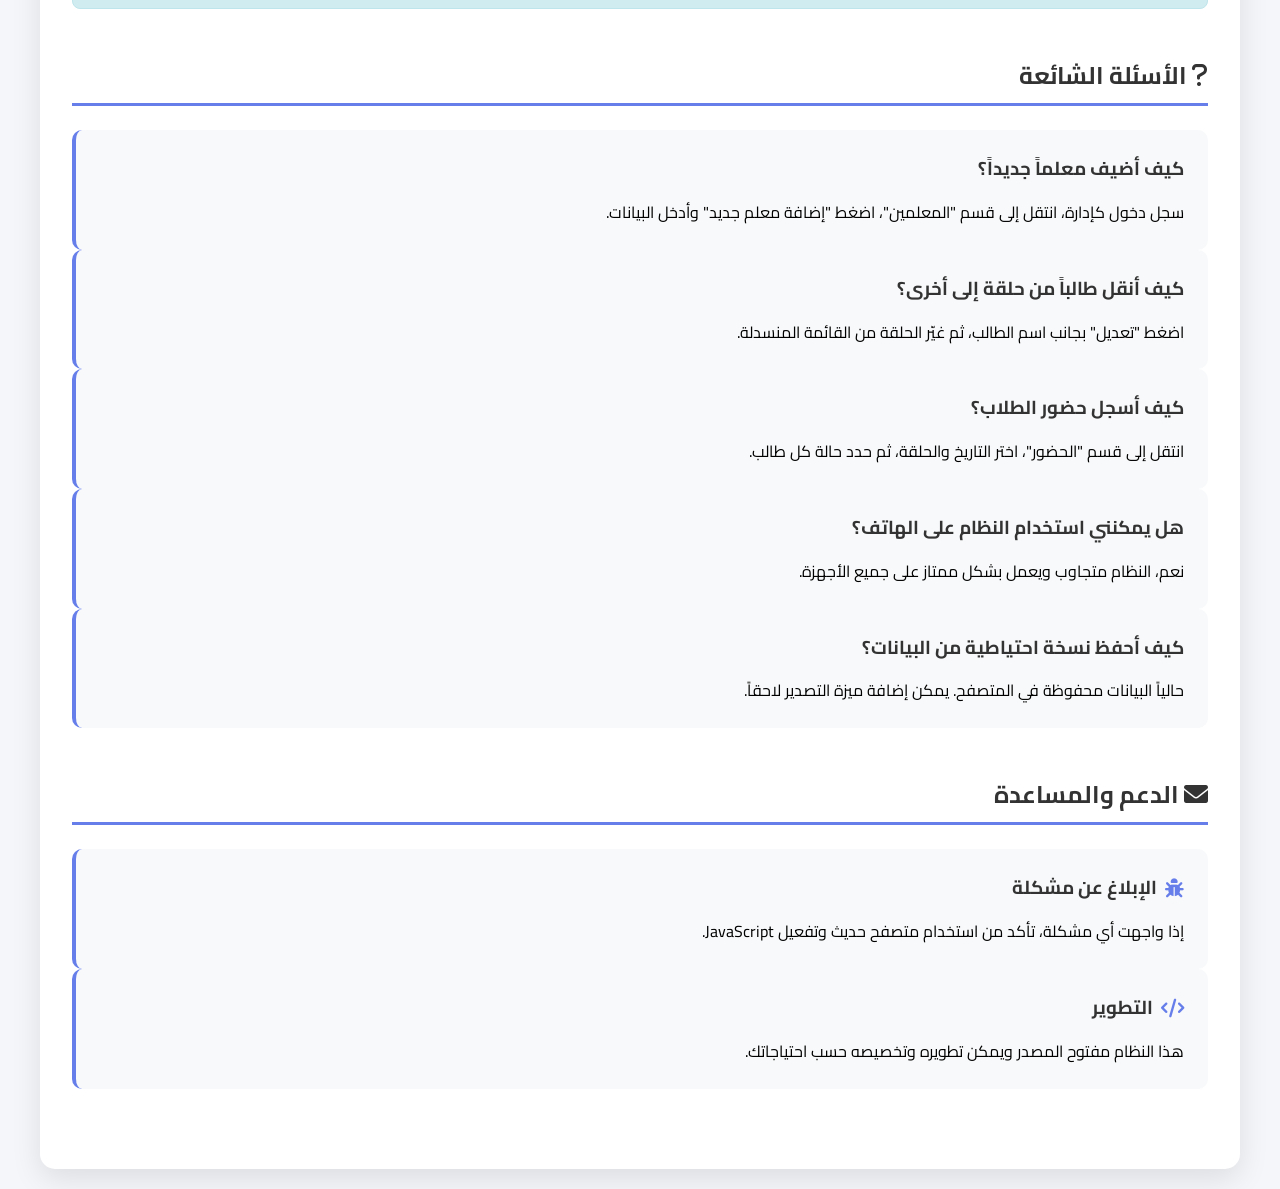
<file: quick-guide.html>
<!DOCTYPE html>
<html lang="ar" dir="rtl">
<head>
    <meta charset="UTF-8">
    <meta name="viewport" content="width=device-width, initial-scale=1.0">
    <title>دليل الاستخدام السريع - جمعية تحفيظ القرآن الكريم</title>
    <link rel="stylesheet" href="styles.css">
    <link href="https://fonts.googleapis.com/css2?family=Amiri:wght@400;700&family=Cairo:wght@300;400;600;700&display=swap" rel="stylesheet">
    <link rel="stylesheet" href="https://cdnjs.cloudflare.com/ajax/libs/font-awesome/6.0.0/css/all.min.css">
    <style>
        body {
            background: #f5f6fa;
            font-family: 'Cairo', sans-serif;
            line-height: 1.6;
            margin: 0;
            padding: 20px;
        }
        .guide-container {
            max-width: 1200px;
            margin: 0 auto;
            background: white;
            border-radius: 15px;
            box-shadow: 0 10px 30px rgba(0,0,0,0.1);
            overflow: hidden;
        }
        .guide-header {
            background: linear-gradient(135deg, #667eea 0%, #764ba2 100%);
            color: white;
            padding: 2rem;
            text-align: center;
        }
        .guide-header h1 {
            margin: 0;
            font-family: 'Amiri', serif;
            font-size: 2.5rem;
        }
        .guide-content {
            padding: 2rem;
        }
        .section {
            margin-bottom: 3rem;
        }
        .section h2 {
            color: #333;
            border-bottom: 3px solid #667eea;
            padding-bottom: 0.5rem;
            margin-bottom: 1.5rem;
        }
        .feature-grid {
            display: grid;
            grid-template-columns: repeat(auto-fit, minmax(300px, 1fr));
            gap: 1.5rem;
            margin-bottom: 2rem;
        }
        .feature-card {
            background: #f8f9fa;
            padding: 1.5rem;
            border-radius: 10px;
            border-left: 4px solid #667eea;
        }
        .feature-card h3 {
            color: #333;
            margin-bottom: 1rem;
            display: flex;
            align-items: center;
            gap: 0.5rem;
        }
        .feature-card i {
            color: #667eea;
        }
        .steps-list {
            counter-reset: step-counter;
        }
        .step {
            counter-increment: step-counter;
            background: #f8f9fa;
            padding: 1.5rem;
            margin-bottom: 1rem;
            border-radius: 10px;
            position: relative;
            padding-right: 4rem;
        }
        .step::before {
            content: counter(step-counter);
            position: absolute;
            right: 1rem;
            top: 1rem;
            background: #667eea;
            color: white;
            width: 30px;
            height: 30px;
            border-radius: 50%;
            display: flex;
            align-items: center;
            justify-content: center;
            font-weight: bold;
        }
        .credentials {
            background: #e8f4fd;
            padding: 1.5rem;
            border-radius: 10px;
            border: 1px solid #bee5eb;
        }
        .credentials h4 {
            color: #0c5460;
            margin-bottom: 1rem;
        }
        .credential-item {
            background: white;
            padding: 1rem;
            margin-bottom: 0.5rem;
            border-radius: 5px;
            font-family: monospace;
        }
        .back-button {
            position: fixed;
            top: 20px;
            left: 20px;
            background: #667eea;
            color: white;
            padding: 0.75rem 1.5rem;
            border: none;
            border-radius: 25px;
            text-decoration: none;
            display: flex;
            align-items: center;
            gap: 0.5rem;
            box-shadow: 0 5px 15px rgba(102, 126, 234, 0.3);
            transition: transform 0.2s;
        }
        .back-button:hover {
            transform: translateY(-2px);
        }
        .warning {
            background: #fff3cd;
            border: 1px solid #ffeaa7;
            color: #856404;
            padding: 1rem;
            border-radius: 8px;
            margin-bottom: 1rem;
        }
        .tip {
            background: #d1ecf1;
            border: 1px solid #bee5eb;
            color: #0c5460;
            padding: 1rem;
            border-radius: 8px;
            margin-bottom: 1rem;
        }
    </style>
</head>
<body>
    <a href="index.html" class="back-button">
        <i class="fas fa-arrow-right"></i>
        العودة للنظام
    </a>

    <div class="guide-container">
        <div class="guide-header">
            <i class="fas fa-mosque" style="font-size: 3rem; margin-bottom: 1rem;"></i>
            <h1>دليل الاستخدام السريع</h1>
            <p>نظام إدارة جمعية تحفيظ القرآن الكريم</p>
        </div>

        <div class="guide-content">
            <!-- البدء السريع -->
            <div class="section">
                <h2><i class="fas fa-rocket"></i> البدء السريع</h2>
                
                <div class="credentials">
                    <h4><i class="fas fa-key"></i> بيانات تسجيل الدخول التجريبية:</h4>
                    
                    <div class="credential-item">
                        <strong>حساب الإدارة:</strong><br>
                        اسم المستخدم: admin<br>
                        كلمة المرور: admin123<br>
                        النوع: إدارة
                    </div>
                    
                    <div class="credential-item">
                        <strong>حساب المعلم:</strong><br>
                        اسم المستخدم: teacher1<br>
                        كلمة المرور: teacher123<br>
                        النوع: معلم
                    </div>
                    
                    <div class="credential-item">
                        <strong>حساب الطالب:</strong><br>
                        اسم المستخدم: student1<br>
                        كلمة المرور: student123<br>
                        النوع: طالب
                    </div>
                </div>

                <div class="steps-list">
                    <div class="step">
                        <h4>افتح الموقع</h4>
                        <p>انتقل إلى الصفحة الرئيسية وستظهر لك شاشة تسجيل الدخول</p>
                    </div>
                    
                    <div class="step">
                        <h4>سجل الدخول</h4>
                        <p>استخدم أحد الحسابات التجريبية أعلاه لتسجيل الدخول</p>
                    </div>
                    
                    <div class="step">
                        <h4>استكشف النظام</h4>
                        <p>تصفح القوائم المختلفة وجرب الوظائف المتاحة</p>
                    </div>
                </div>
            </div>

            <!-- المميزات الرئيسية -->
            <div class="section">
                <h2><i class="fas fa-star"></i> المميزات الرئيسية</h2>
                
                <div class="feature-grid">
                    <div class="feature-card">
                        <h3><i class="fas fa-users"></i> إدارة شاملة</h3>
                        <p>إدارة المعلمين والطلاب والحلقات من مكان واحد مع واجهة سهلة الاستخدام</p>
                    </div>
                    
                    <div class="feature-card">
                        <h3><i class="fas fa-chart-line"></i> متابعة التقدم</h3>
                        <p>متابعة دقيقة لحفظ ومراجعة كل طالب مع نظام تقدير متدرج</p>
                    </div>
                    
                    <div class="feature-card">
                        <h3><i class="fas fa-calendar-check"></i> تسجيل الحضور</h3>
                        <p>نظام حضور متطور مع إحصائيات وتقارير مفصلة</p>
                    </div>
                    
                    <div class="feature-card">
                        <h3><i class="fas fa-trophy"></i> تحفيز الطلاب</h3>
                        <p>عرض الطلاب المتميزين وتشجيعهم على التفوق</p>
                    </div>
                    
                    <div class="feature-card">
                        <h3><i class="fas fa-mobile-alt"></i> تصميم متجاوب</h3>
                        <p>يعمل على جميع الأجهزة - كمبيوتر، تابلت، هاتف ذكي</p>
                    </div>
                    
                    <div class="feature-card">
                        <h3><i class="fas fa-database"></i> حفظ محلي</h3>
                        <p>البيانات محفوظة محلياً في المتصفح - لا حاجة لخادم</p>
                    </div>
                </div>
            </div>

            <!-- كيفية الاستخدام -->
            <div class="section">
                <h2><i class="fas fa-question-circle"></i> كيفية الاستخدام</h2>

                <h3><i class="fas fa-user-shield"></i> للإدارة:</h3>
                <div class="steps-list">
                    <div class="step">
                        <h4>إضافة المعلمين</h4>
                        <p>انتقل إلى قسم "المعلمين" واضغط "إضافة معلم جديد" وأدخل البيانات المطلوبة</p>
                    </div>
                    
                    <div class="step">
                        <h4>إنشاء الحلقات</h4>
                        <p>في قسم "الحلقات"، أنشئ حلقات جديدة وحدد المعلم والوقت والمسجد</p>
                    </div>
                    
                    <div class="step">
                        <h4>إضافة الطلاب</h4>
                        <p>أضف الطلاب وحدد حلقاتهم ومستوياتهم في قسم "الطلاب"</p>
                    </div>
                    
                    <div class="step">
                        <h4>متابعة الإحصائيات</h4>
                        <p>راقب التقدم من خلال لوحة التحكم والتقارير المختلفة</p>
                    </div>
                </div>

                <h3><i class="fas fa-chalkboard-teacher"></i> للمعلمين:</h3>
                <div class="steps-list">
                    <div class="step">
                        <h4>عرض طلاب الحلقة</h4>
                        <p>في قسم "الطلاب"، استخدم المرشح لعرض طلاب حلقتك فقط</p>
                    </div>
                    
                    <div class="step">
                        <h4>تسجيل الحضور</h4>
                        <p>انتقل إلى "الحضور"، اختر التاريخ والحلقة، ثم سجل حضور كل طالب</p>
                    </div>
                    
                    <div class="step">
                        <h4>تحديث التقدم</h4>
                        <p>عدّل بيانات الطلاب لتحديث مقدار الحفظ والمراجعة والتقديرات</p>
                    </div>
                </div>

                <h3><i class="fas fa-user-graduate"></i> للطلاب:</h3>
                <div class="steps-list">
                    <div class="step">
                        <h4>عرض التقدم</h4>
                        <p>راجع تقدمك في الحفظ والمراجعة من خلال لوحة التحكم</p>
                    </div>
                    
                    <div class="step">
                        <h4>متابعة الدرجات</h4>
                        <p>تابع تقديراتك وحضورك في الأقسام المختلفة</p>
                    </div>
                </div>
            </div>

            <!-- نصائح مهمة -->
            <div class="section">
                <h2><i class="fas fa-lightbulb"></i> نصائح مهمة</h2>
                
                <div class="tip">
                    <strong><i class="fas fa-info-circle"></i> نصيحة:</strong>
                    البيانات محفوظة في متصفحك محلياً. لا تحذف بيانات المتصفح إذا كنت تريد الاحتفاظ بالمعلومات.
                </div>
                
                <div class="warning">
                    <strong><i class="fas fa-exclamation-triangle"></i> تحذير:</strong>
                    هذا نظام تجريبي. للاستخدام الفعلي، يُنصح بربطه بقاعدة بيانات حقيقية.
                </div>
                
                <div class="tip">
                    <strong><i class="fas fa-mobile-alt"></i> للهواتف الذكية:</strong>
                    يمكنك إضافة الموقع إلى الشاشة الرئيسية لسهولة الوصول.
                </div>
                
                <div class="tip">
                    <strong><i class="fas fa-print"></i> للطباعة:</strong>
                    يمكنك طباعة التقارير مباشرة من المتصفح - الأزرار والقوائم ستختفي تلقائياً.
                </div>
            </div>

            <!-- الأسئلة الشائعة -->
            <div class="section">
                <h2><i class="fas fa-question"></i> الأسئلة الشائعة</h2>
                
                <div class="feature-card">
                    <h3>كيف أضيف معلماً جديداً؟</h3>
                    <p>سجل دخول كإدارة، انتقل إلى قسم "المعلمين"، اضغط "إضافة معلم جديد" وأدخل البيانات.</p>
                </div>
                
                <div class="feature-card">
                    <h3>كيف أنقل طالباً من حلقة إلى أخرى؟</h3>
                    <p>اضغط "تعديل" بجانب اسم الطالب، ثم غيّر الحلقة من القائمة المنسدلة.</p>
                </div>
                
                <div class="feature-card">
                    <h3>كيف أسجل حضور الطلاب؟</h3>
                    <p>انتقل إلى قسم "الحضور"، اختر التاريخ والحلقة، ثم حدد حالة كل طالب.</p>
                </div>
                
                <div class="feature-card">
                    <h3>هل يمكنني استخدام النظام على الهاتف؟</h3>
                    <p>نعم، النظام متجاوب ويعمل بشكل ممتاز على جميع الأجهزة.</p>
                </div>
                
                <div class="feature-card">
                    <h3>كيف أحفظ نسخة احتياطية من البيانات؟</h3>
                    <p>حالياً البيانات محفوظة في المتصفح. يمكن إضافة ميزة التصدير لاحقاً.</p>
                </div>
            </div>

            <!-- معلومات التواصل -->
            <div class="section">
                <h2><i class="fas fa-envelope"></i> الدعم والمساعدة</h2>
                
                <div class="feature-card">
                    <h3><i class="fas fa-bug"></i> الإبلاغ عن مشكلة</h3>
                    <p>إذا واجهت أي مشكلة، تأكد من استخدام متصفح حديث وتفعيل JavaScript.</p>
                </div>
                
                <div class="feature-card">
                    <h3><i class="fas fa-code"></i> التطوير</h3>
                    <p>هذا النظام مفتوح المصدر ويمكن تطويره وتخصيصه حسب احتياجاتك.</p>
                </div>
            </div>
        </div>
    </div>
</body>
</html>
</file>
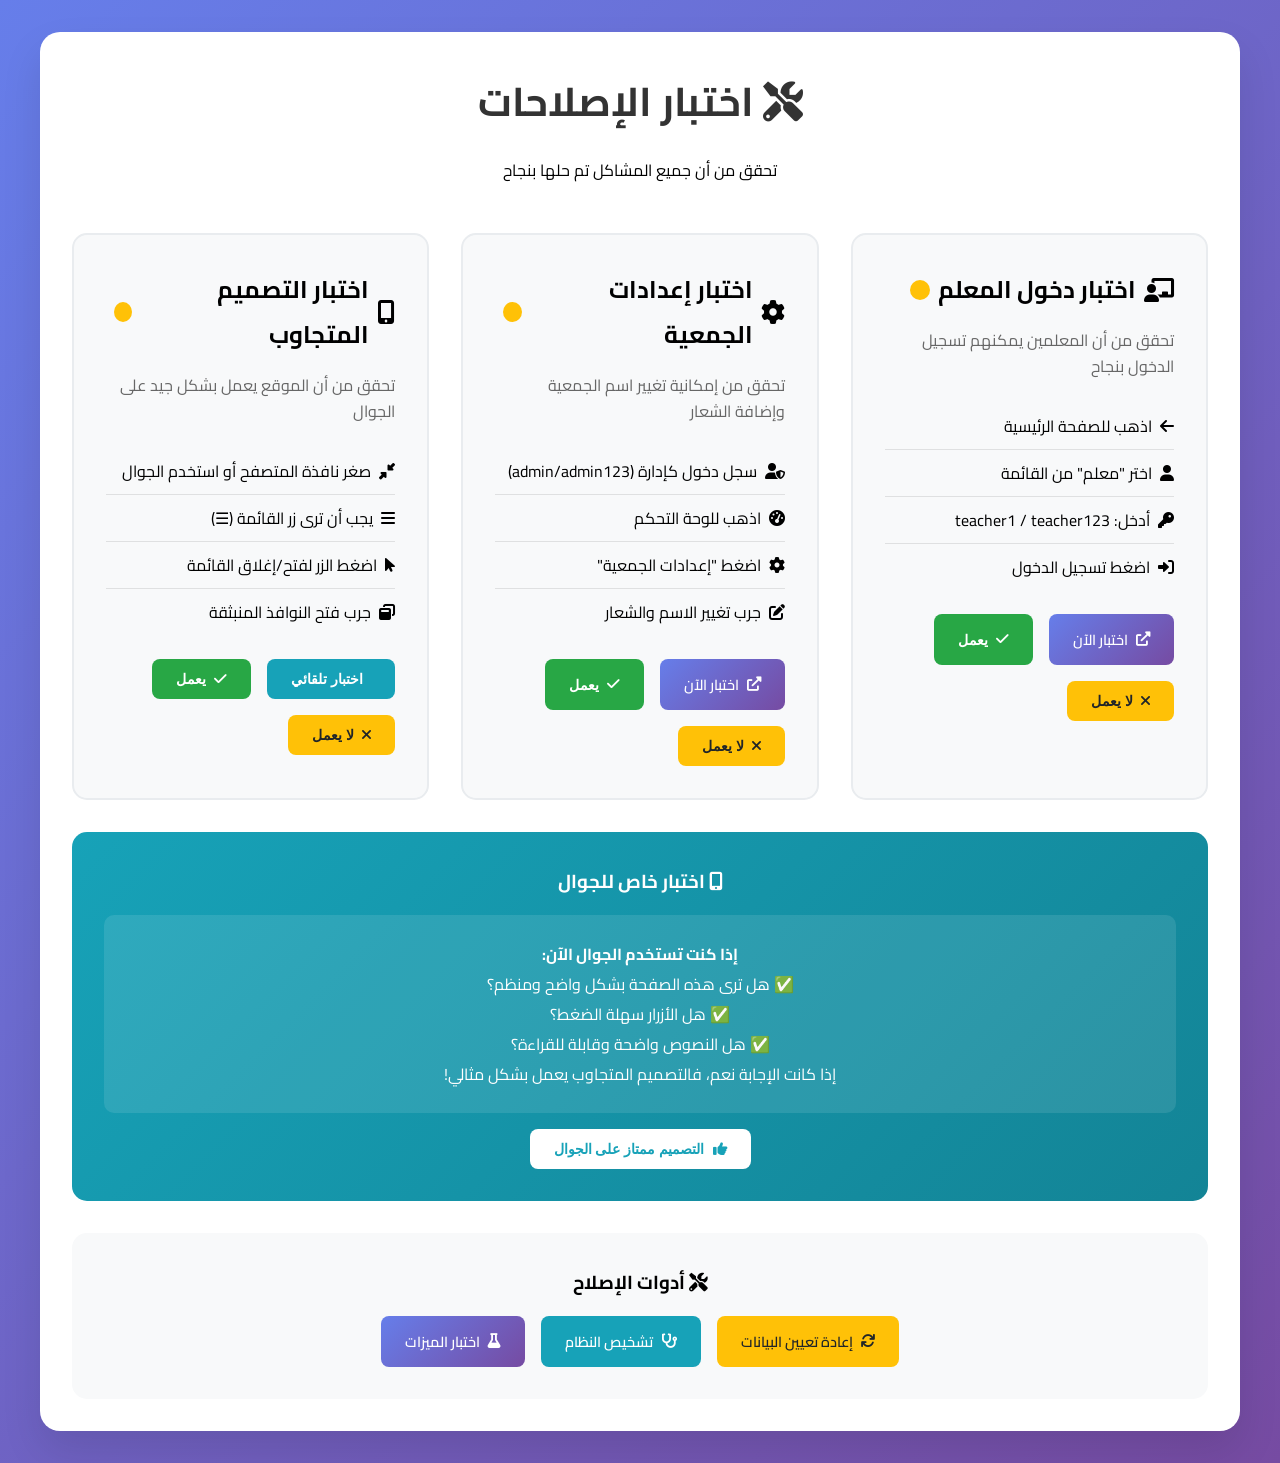
<file: test-fixes.html>
<!DOCTYPE html>
<html lang="ar" dir="rtl">
<head>
    <meta charset="UTF-8">
    <meta name="viewport" content="width=device-width, initial-scale=1.0">
    <title>اختبار الإصلاحات</title>
    <link rel="stylesheet" href="styles.css">
    <link href="https://fonts.googleapis.com/css2?family=Cairo:wght@300;400;600;700&display=swap" rel="stylesheet">
    <link rel="stylesheet" href="https://cdnjs.cloudflare.com/ajax/libs/font-awesome/6.0.0/css/all.min.css">
    <style>
        body {
            background: linear-gradient(135deg, #667eea 0%, #764ba2 100%);
            min-height: 100vh;
            font-family: 'Cairo', sans-serif;
            padding: 2rem;
        }
        
        .test-container {
            max-width: 1200px;
            margin: 0 auto;
            background: white;
            border-radius: 20px;
            padding: 2rem;
            box-shadow: 0 20px 40px rgba(0,0,0,0.1);
        }
        
        .test-header {
            text-align: center;
            margin-bottom: 3rem;
        }
        
        .test-header h1 {
            color: #333;
            font-size: 2.5rem;
            margin-bottom: 1rem;
        }
        
        .test-grid {
            display: grid;
            grid-template-columns: repeat(auto-fit, minmax(350px, 1fr));
            gap: 2rem;
            margin-bottom: 2rem;
        }
        
        .test-card {
            background: #f8f9fa;
            border-radius: 15px;
            padding: 2rem;
            border: 2px solid #e9ecef;
            transition: all 0.3s ease;
        }
        
        .test-card:hover {
            transform: translateY(-5px);
            box-shadow: 0 10px 30px rgba(0,0,0,0.1);
        }
        
        .test-card.success {
            border-color: #28a745;
            background: linear-gradient(135deg, #d4edda 0%, #c3e6cb 100%);
        }
        
        .test-card.error {
            border-color: #dc3545;
            background: linear-gradient(135deg, #f8d7da 0%, #f5c6cb 100%);
        }
        
        .test-card.warning {
            border-color: #ffc107;
            background: linear-gradient(135deg, #fff3cd 0%, #ffeaa7 100%);
        }
        
        .test-title {
            font-size: 1.5rem;
            font-weight: 700;
            margin-bottom: 1rem;
            display: flex;
            align-items: center;
            gap: 0.5rem;
        }
        
        .test-description {
            margin-bottom: 1.5rem;
            color: #666;
            line-height: 1.6;
        }
        
        .test-steps {
            list-style: none;
            padding: 0;
            margin-bottom: 1.5rem;
        }
        
        .test-steps li {
            padding: 0.5rem 0;
            border-bottom: 1px solid rgba(0,0,0,0.1);
            display: flex;
            align-items: center;
            gap: 0.5rem;
        }
        
        .test-steps li:last-child {
            border-bottom: none;
        }
        
        .test-buttons {
            display: flex;
            gap: 1rem;
            flex-wrap: wrap;
        }
        
        .btn {
            padding: 0.75rem 1.5rem;
            border: none;
            border-radius: 8px;
            cursor: pointer;
            font-weight: 600;
            transition: all 0.3s;
            text-decoration: none;
            display: inline-flex;
            align-items: center;
            gap: 0.5rem;
            font-size: 0.9rem;
        }
        
        .btn-primary {
            background: linear-gradient(135deg, #667eea 0%, #764ba2 100%);
            color: white;
        }
        
        .btn-success {
            background: #28a745;
            color: white;
        }
        
        .btn-warning {
            background: #ffc107;
            color: #212529;
        }
        
        .btn-info {
            background: #17a2b8;
            color: white;
        }
        
        .btn:hover {
            transform: translateY(-2px);
            box-shadow: 0 5px 15px rgba(0,0,0,0.2);
        }
        
        .status-indicator {
            width: 20px;
            height: 20px;
            border-radius: 50%;
            display: inline-block;
            margin-left: 0.5rem;
        }
        
        .status-success {
            background: #28a745;
        }
        
        .status-error {
            background: #dc3545;
        }
        
        .status-warning {
            background: #ffc107;
        }
        
        .mobile-test {
            background: linear-gradient(135deg, #17a2b8 0%, #138496 100%);
            color: white;
            margin-top: 2rem;
            padding: 2rem;
            border-radius: 15px;
            text-align: center;
        }
        
        .mobile-test h3 {
            margin-bottom: 1rem;
        }
        
        .mobile-instructions {
            background: rgba(255,255,255,0.1);
            padding: 1.5rem;
            border-radius: 10px;
            margin: 1rem 0;
        }
        
        @media (max-width: 768px) {
            body {
                padding: 1rem;
            }
            
            .test-container {
                padding: 1rem;
            }
            
            .test-header h1 {
                font-size: 2rem;
            }
            
            .test-grid {
                grid-template-columns: 1fr;
                gap: 1rem;
            }
            
            .test-card {
                padding: 1.5rem;
            }
            
            .test-buttons {
                flex-direction: column;
            }
            
            .btn {
                width: 100%;
                justify-content: center;
            }
        }
    </style>
</head>
<body>
    <div class="test-container">
        <div class="test-header">
            <h1><i class="fas fa-tools"></i> اختبار الإصلاحات</h1>
            <p>تحقق من أن جميع المشاكل تم حلها بنجاح</p>
        </div>
        
        <div class="test-grid">
            <!-- اختبار دخول المعلم -->
            <div class="test-card" id="teacherLoginTest">
                <div class="test-title">
                    <i class="fas fa-chalkboard-teacher"></i>
                    اختبار دخول المعلم
                    <span class="status-indicator status-warning" id="teacherStatus"></span>
                </div>
                <div class="test-description">
                    تحقق من أن المعلمين يمكنهم تسجيل الدخول بنجاح
                </div>
                <ul class="test-steps">
                    <li><i class="fas fa-arrow-left"></i> اذهب للصفحة الرئيسية</li>
                    <li><i class="fas fa-user"></i> اختر "معلم" من القائمة</li>
                    <li><i class="fas fa-key"></i> أدخل: teacher1 / teacher123</li>
                    <li><i class="fas fa-sign-in-alt"></i> اضغط تسجيل الدخول</li>
                </ul>
                <div class="test-buttons">
                    <a href="index.html" class="btn btn-primary" target="_blank">
                        <i class="fas fa-external-link-alt"></i> اختبار الآن
                    </a>
                    <button class="btn btn-success" onclick="markTestSuccess('teacherLoginTest', 'teacherStatus')">
                        <i class="fas fa-check"></i> يعمل
                    </button>
                    <button class="btn btn-warning" onclick="markTestError('teacherLoginTest', 'teacherStatus')">
                        <i class="fas fa-times"></i> لا يعمل
                    </button>
                </div>
            </div>
            
            <!-- اختبار إعدادات الجمعية -->
            <div class="test-card" id="organizationSettingsTest">
                <div class="test-title">
                    <i class="fas fa-cog"></i>
                    اختبار إعدادات الجمعية
                    <span class="status-indicator status-warning" id="orgStatus"></span>
                </div>
                <div class="test-description">
                    تحقق من إمكانية تغيير اسم الجمعية وإضافة الشعار
                </div>
                <ul class="test-steps">
                    <li><i class="fas fa-user-shield"></i> سجل دخول كإدارة (admin/admin123)</li>
                    <li><i class="fas fa-tachometer-alt"></i> اذهب للوحة التحكم</li>
                    <li><i class="fas fa-cog"></i> اضغط "إعدادات الجمعية"</li>
                    <li><i class="fas fa-edit"></i> جرب تغيير الاسم والشعار</li>
                </ul>
                <div class="test-buttons">
                    <a href="index.html" class="btn btn-primary" target="_blank">
                        <i class="fas fa-external-link-alt"></i> اختبار الآن
                    </a>
                    <button class="btn btn-success" onclick="markTestSuccess('organizationSettingsTest', 'orgStatus')">
                        <i class="fas fa-check"></i> يعمل
                    </button>
                    <button class="btn btn-warning" onclick="markTestError('organizationSettingsTest', 'orgStatus')">
                        <i class="fas fa-times"></i> لا يعمل
                    </button>
                </div>
            </div>
            
            <!-- اختبار التصميم المتجاوب -->
            <div class="test-card" id="responsiveTest">
                <div class="test-title">
                    <i class="fas fa-mobile-alt"></i>
                    اختبار التصميم المتجاوب
                    <span class="status-indicator status-warning" id="responsiveStatus"></span>
                </div>
                <div class="test-description">
                    تحقق من أن الموقع يعمل بشكل جيد على الجوال
                </div>
                <ul class="test-steps">
                    <li><i class="fas fa-compress-alt"></i> صغر نافذة المتصفح أو استخدم الجوال</li>
                    <li><i class="fas fa-bars"></i> يجب أن ترى زر القائمة (☰)</li>
                    <li><i class="fas fa-mouse-pointer"></i> اضغط الزر لفتح/إغلاق القائمة</li>
                    <li><i class="fas fa-window-restore"></i> جرب فتح النوافذ المنبثقة</li>
                </ul>
                <div class="test-buttons">
                    <button class="btn btn-info" onclick="testResponsive()">
                        <i class="fas fa-test"></i> اختبار تلقائي
                    </button>
                    <button class="btn btn-success" onclick="markTestSuccess('responsiveTest', 'responsiveStatus')">
                        <i class="fas fa-check"></i> يعمل
                    </button>
                    <button class="btn btn-warning" onclick="markTestError('responsiveTest', 'responsiveStatus')">
                        <i class="fas fa-times"></i> لا يعمل
                    </button>
                </div>
            </div>
        </div>
        
        <!-- اختبار الجوال -->
        <div class="mobile-test">
            <h3><i class="fas fa-mobile-alt"></i> اختبار خاص للجوال</h3>
            <div class="mobile-instructions">
                <p><strong>إذا كنت تستخدم الجوال الآن:</strong></p>
                <p>✅ هل ترى هذه الصفحة بشكل واضح ومنظم؟</p>
                <p>✅ هل الأزرار سهلة الضغط؟</p>
                <p>✅ هل النصوص واضحة وقابلة للقراءة؟</p>
                <p>إذا كانت الإجابة نعم، فالتصميم المتجاوب يعمل بشكل مثالي!</p>
            </div>
            <button class="btn btn-success" onclick="markMobileSuccess()" style="background: white; color: #17a2b8;">
                <i class="fas fa-thumbs-up"></i> التصميم ممتاز على الجوال
            </button>
        </div>
        
        <!-- أدوات إضافية -->
        <div style="margin-top: 2rem; text-align: center; padding: 2rem; background: #f8f9fa; border-radius: 15px;">
            <h3><i class="fas fa-tools"></i> أدوات الإصلاح</h3>
            <div style="display: flex; gap: 1rem; justify-content: center; flex-wrap: wrap; margin-top: 1rem;">
                <a href="emergency-reset.html" class="btn btn-warning">
                    <i class="fas fa-refresh"></i> إعادة تعيين البيانات
                </a>
                <a href="diagnose.html" class="btn btn-info">
                    <i class="fas fa-stethoscope"></i> تشخيص النظام
                </a>
                <a href="test-new-features.html" class="btn btn-primary">
                    <i class="fas fa-flask"></i> اختبار الميزات
                </a>
            </div>
        </div>
        
        <!-- نتائج الاختبار -->
        <div id="testResults" style="margin-top: 2rem; padding: 2rem; border-radius: 15px; display: none;">
            <h3><i class="fas fa-chart-bar"></i> نتائج الاختبار</h3>
            <div id="resultsContent"></div>
        </div>
    </div>
    
    <script>
        let testResults = {
            teacherLogin: null,
            organizationSettings: null,
            responsive: null,
            mobile: null
        };
        
        function markTestSuccess(cardId, statusId) {
            const card = document.getElementById(cardId);
            const status = document.getElementById(statusId);
            
            card.classList.remove('error', 'warning');
            card.classList.add('success');
            status.classList.remove('status-error', 'status-warning');
            status.classList.add('status-success');
            
            // تحديث النتائج
            const testName = cardId.replace('Test', '');
            testResults[testName] = true;
            updateResults();
        }
        
        function markTestError(cardId, statusId) {
            const card = document.getElementById(cardId);
            const status = document.getElementById(statusId);
            
            card.classList.remove('success', 'warning');
            card.classList.add('error');
            status.classList.remove('status-success', 'status-warning');
            status.classList.add('status-error');
            
            // تحديث النتائج
            const testName = cardId.replace('Test', '');
            testResults[testName] = false;
            updateResults();
        }
        
        function testResponsive() {
            const width = window.innerWidth;
            const isMobile = width <= 768;
            
            if (isMobile) {
                alert('✅ أنت تستخدم شاشة صغيرة الآن! إذا كان التصميم يبدو جيداً، فالتصميم المتجاوب يعمل.');
                markTestSuccess('responsiveTest', 'responsiveStatus');
            } else {
                alert('ℹ️ لاختبار التصميم المتجاوب، صغر نافذة المتصفح أو استخدم أدوات المطور (F12 > Device Mode)');
            }
        }
        
        function markMobileSuccess() {
            testResults.mobile = true;
            updateResults();
            alert('🎉 ممتاز! تم تسجيل أن التصميم يعمل بشكل مثالي على الجوال');
        }
        
        function updateResults() {
            const resultsDiv = document.getElementById('testResults');
            const contentDiv = document.getElementById('resultsContent');
            
            const total = Object.keys(testResults).length;
            const passed = Object.values(testResults).filter(r => r === true).length;
            const failed = Object.values(testResults).filter(r => r === false).length;
            const pending = total - passed - failed;
            
            if (passed > 0 || failed > 0) {
                resultsDiv.style.display = 'block';
                
                let resultClass = 'warning';
                let resultIcon = 'fas fa-clock';
                let resultText = 'جاري الاختبار...';
                
                if (failed === 0 && pending === 0) {
                    resultClass = 'success';
                    resultIcon = 'fas fa-check-circle';
                    resultText = 'جميع الاختبارات نجحت! 🎉';
                } else if (failed > 0) {
                    resultClass = 'error';
                    resultIcon = 'fas fa-exclamation-circle';
                    resultText = 'بعض الاختبارات فشلت';
                }
                
                resultsDiv.className = resultClass;
                
                contentDiv.innerHTML = `
                    <div style="display: flex; align-items: center; gap: 1rem; margin-bottom: 1rem;">
                        <i class="${resultIcon}" style="font-size: 2rem;"></i>
                        <div>
                            <h4>${resultText}</h4>
                            <p>نجح: ${passed} | فشل: ${failed} | متبقي: ${pending}</p>
                        </div>
                    </div>
                    
                    <div style="display: grid; grid-template-columns: repeat(auto-fit, minmax(200px, 1fr)); gap: 1rem;">
                        <div style="text-align: center; padding: 1rem; background: ${testResults.teacherLogin === true ? '#d4edda' : testResults.teacherLogin === false ? '#f8d7da' : '#fff3cd'}; border-radius: 10px;">
                            <i class="fas fa-chalkboard-teacher" style="font-size: 2rem; margin-bottom: 0.5rem;"></i>
                            <p>دخول المعلم</p>
                            <strong>${testResults.teacherLogin === true ? '✅ نجح' : testResults.teacherLogin === false ? '❌ فشل' : '⏳ متبقي'}</strong>
                        </div>
                        
                        <div style="text-align: center; padding: 1rem; background: ${testResults.organizationSettings === true ? '#d4edda' : testResults.organizationSettings === false ? '#f8d7da' : '#fff3cd'}; border-radius: 10px;">
                            <i class="fas fa-cog" style="font-size: 2rem; margin-bottom: 0.5rem;"></i>
                            <p>إعدادات الجمعية</p>
                            <strong>${testResults.organizationSettings === true ? '✅ نجح' : testResults.organizationSettings === false ? '❌ فشل' : '⏳ متبقي'}</strong>
                        </div>
                        
                        <div style="text-align: center; padding: 1rem; background: ${testResults.responsive === true ? '#d4edda' : testResults.responsive === false ? '#f8d7da' : '#fff3cd'}; border-radius: 10px;">
                            <i class="fas fa-mobile-alt" style="font-size: 2rem; margin-bottom: 0.5rem;"></i>
                            <p>التصميم المتجاوب</p>
                            <strong>${testResults.responsive === true ? '✅ نجح' : testResults.responsive === false ? '❌ فشل' : '⏳ متبقي'}</strong>
                        </div>
                        
                        <div style="text-align: center; padding: 1rem; background: ${testResults.mobile === true ? '#d4edda' : testResults.mobile === false ? '#f8d7da' : '#fff3cd'}; border-radius: 10px;">
                            <i class="fas fa-thumbs-up" style="font-size: 2rem; margin-bottom: 0.5rem;"></i>
                            <p>اختبار الجوال</p>
                            <strong>${testResults.mobile === true ? '✅ نجح' : testResults.mobile === false ? '❌ فشل' : '⏳ متبقي'}</strong>
                        </div>
                    </div>
                `;
            }
        }
        
        // تحديث تلقائي للنتائج عند تحميل الصفحة
        document.addEventListener('DOMContentLoaded', function() {
            updateResults();
        });
    </script>
</body>
</html>
</file>
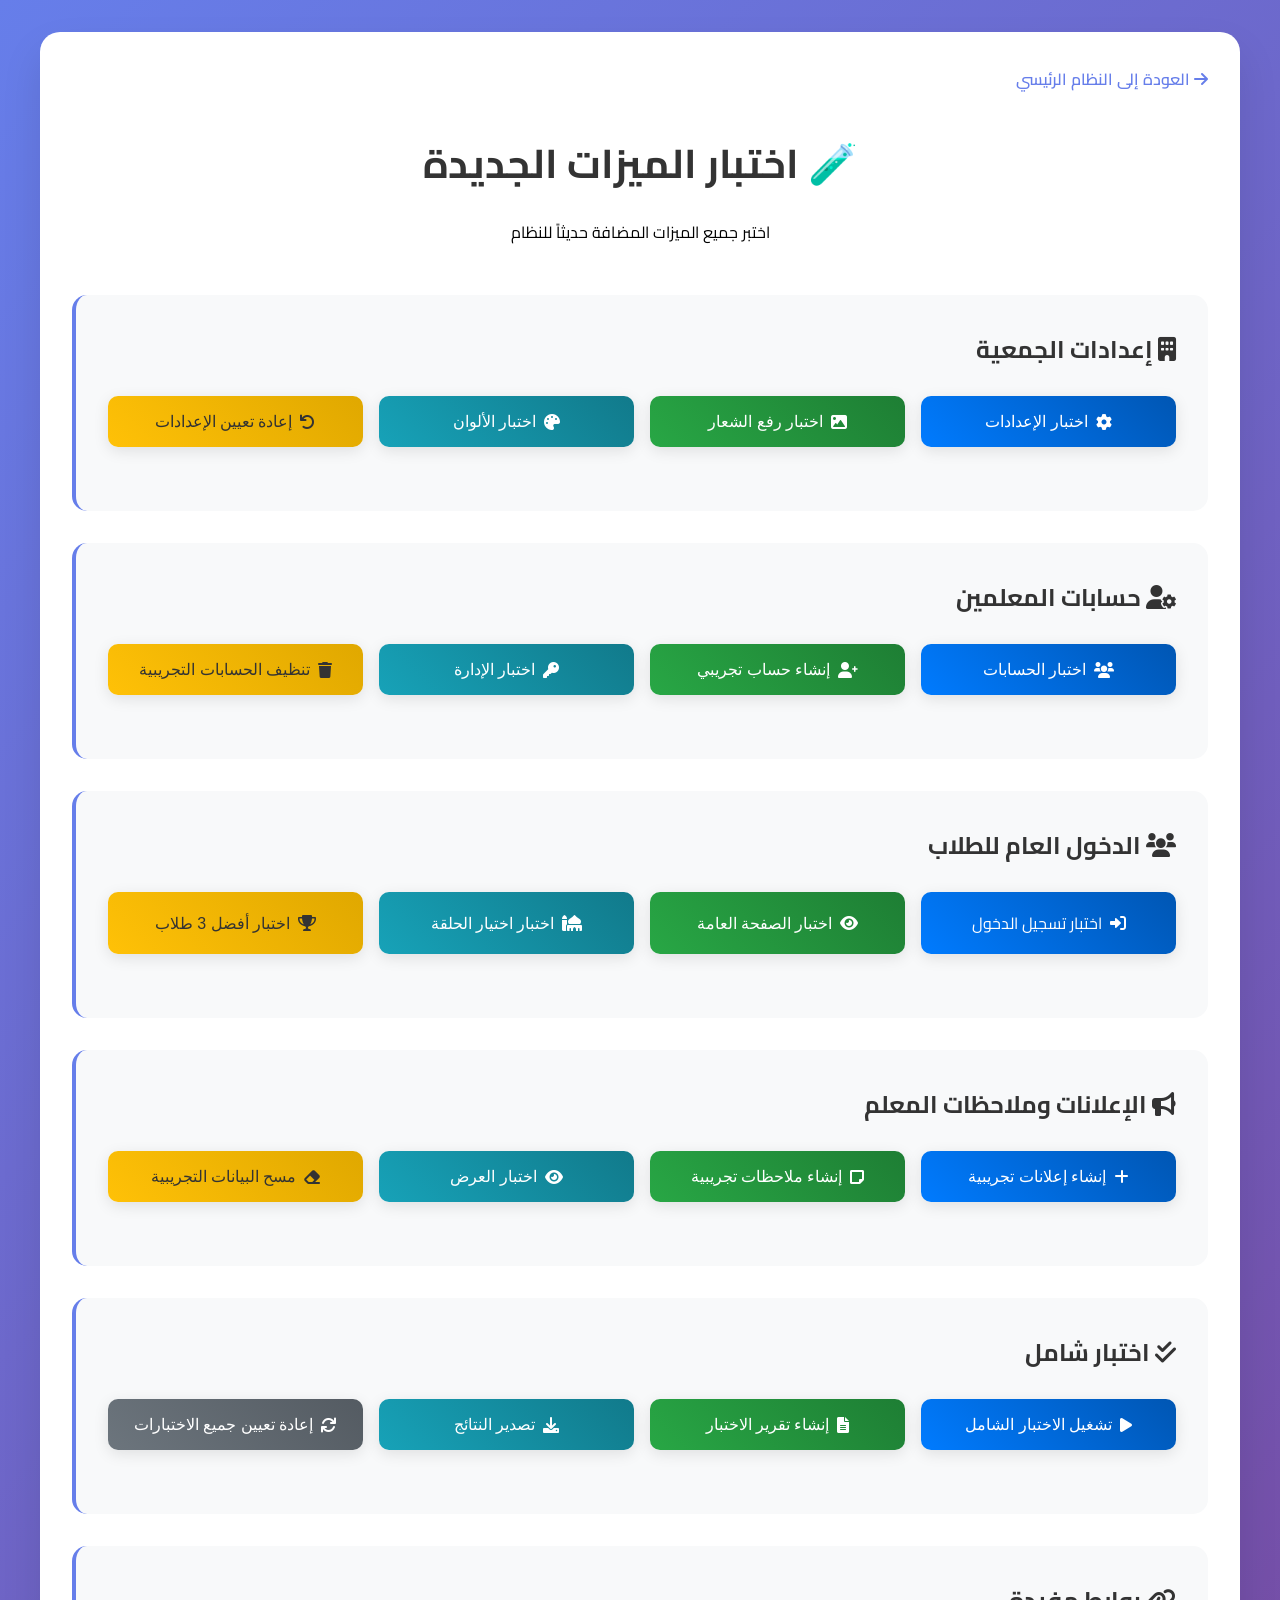
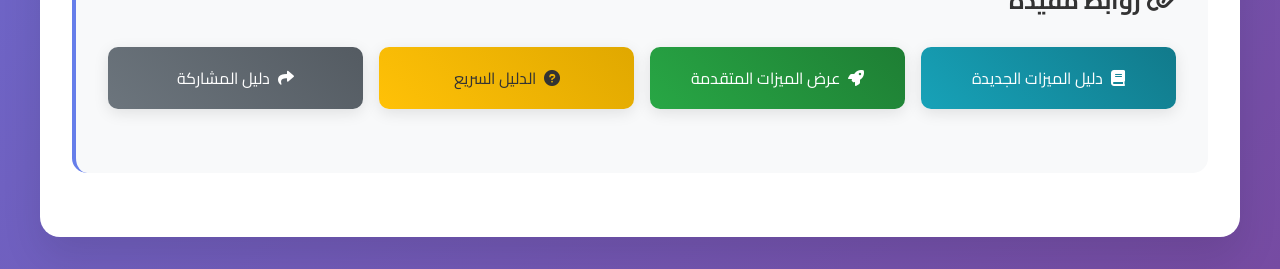
<file: test-new-features.html>
<!DOCTYPE html>
<html lang="ar" dir="rtl">
<head>
    <meta charset="UTF-8">
    <meta name="viewport" content="width=device-width, initial-scale=1.0">
    <title>اختبار الميزات الجديدة</title>
    <link rel="stylesheet" href="styles.css">
    <link rel="stylesheet" href="organization-settings.css">
    <link href="https://fonts.googleapis.com/css2?family=Cairo:wght@300;400;600;700&display=swap" rel="stylesheet">
    <link rel="stylesheet" href="https://cdnjs.cloudflare.com/ajax/libs/font-awesome/6.0.0/css/all.min.css">
    <style>
        body {
            background: linear-gradient(135deg, #667eea 0%, #764ba2 100%);
            min-height: 100vh;
            padding: 2rem;
            font-family: 'Cairo', sans-serif;
        }
        
        .test-container {
            max-width: 1200px;
            margin: 0 auto;
            background: white;
            border-radius: 20px;
            padding: 2rem;
            box-shadow: 0 20px 40px rgba(0,0,0,0.1);
        }
        
        .test-header {
            text-align: center;
            margin-bottom: 3rem;
        }
        
        .test-header h1 {
            color: #333;
            font-size: 2.5rem;
            margin-bottom: 1rem;
        }
        
        .test-section {
            background: #f8f9fa;
            padding: 2rem;
            border-radius: 15px;
            margin-bottom: 2rem;
            border-left: 4px solid #667eea;
        }
        
        .test-section h3 {
            color: #333;
            margin-bottom: 1.5rem;
            font-size: 1.5rem;
        }
        
        .test-buttons {
            display: grid;
            grid-template-columns: repeat(auto-fit, minmax(250px, 1fr));
            gap: 1rem;
            margin-bottom: 2rem;
        }
        
        .test-btn {
            padding: 1rem 1.5rem;
            border: none;
            border-radius: 10px;
            font-size: 1rem;
            cursor: pointer;
            transition: all 0.3s ease;
            text-align: center;
            box-shadow: 0 4px 15px rgba(0,0,0,0.1);
            color: white;
            text-decoration: none;
            display: flex;
            align-items: center;
            justify-content: center;
            gap: 0.5rem;
        }
        
        .test-btn:hover {
            transform: translateY(-2px);
            box-shadow: 0 6px 20px rgba(0,0,0,0.2);
        }
        
        .test-btn.primary {
            background: linear-gradient(45deg, #007bff, #0056b3);
        }
        
        .test-btn.success {
            background: linear-gradient(45deg, #28a745, #1e7e34);
        }
        
        .test-btn.info {
            background: linear-gradient(45deg, #17a2b8, #117a8b);
        }
        
        .test-btn.warning {
            background: linear-gradient(45deg, #ffc107, #e0a800);
            color: #333;
        }
        
        .test-btn.secondary {
            background: linear-gradient(45deg, #6c757d, #545b62);
        }
        
        .test-results {
            background: white;
            padding: 1.5rem;
            border-radius: 10px;
            margin-top: 1rem;
            border: 1px solid #ddd;
        }
        
        .test-results h4 {
            color: #333;
            margin-bottom: 1rem;
        }
        
        .test-results pre {
            background: #f8f9fa;
            padding: 1rem;
            border-radius: 5px;
            overflow-x: auto;
            font-size: 0.9rem;
        }
        
        .status-indicator {
            display: inline-block;
            width: 12px;
            height: 12px;
            border-radius: 50%;
            margin-left: 0.5rem;
        }
        
        .status-indicator.success {
            background: #28a745;
        }
        
        .status-indicator.error {
            background: #dc3545;
        }
        
        .status-indicator.warning {
            background: #ffc107;
        }
        
        .back-link {
            display: inline-block;
            margin-bottom: 2rem;
            color: #667eea;
            text-decoration: none;
            font-weight: 600;
        }
        
        .back-link:hover {
            text-decoration: underline;
        }
    </style>
</head>
<body>
    <div class="test-container">
        <a href="index.html" class="back-link">
            <i class="fas fa-arrow-right"></i> العودة إلى النظام الرئيسي
        </a>
        
        <div class="test-header">
            <h1>🧪 اختبار الميزات الجديدة</h1>
            <p>اختبر جميع الميزات المضافة حديثاً للنظام</p>
        </div>
        
        <!-- اختبار إعدادات الجمعية -->
        <div class="test-section">
            <h3><i class="fas fa-building"></i> إعدادات الجمعية</h3>
            <div class="test-buttons">
                <button class="test-btn primary" onclick="testOrganizationSettings()">
                    <i class="fas fa-cog"></i> اختبار الإعدادات
                </button>
                <button class="test-btn success" onclick="testLogoUpload()">
                    <i class="fas fa-image"></i> اختبار رفع الشعار
                </button>
                <button class="test-btn info" onclick="testColorCustomization()">
                    <i class="fas fa-palette"></i> اختبار الألوان
                </button>
                <button class="test-btn warning" onclick="resetOrganizationSettings()">
                    <i class="fas fa-undo"></i> إعادة تعيين الإعدادات
                </button>
            </div>
            <div id="organizationTestResults" class="test-results" style="display: none;">
                <h4>نتائج الاختبار:</h4>
                <div id="organizationStatus"></div>
            </div>
        </div>
        
        <!-- اختبار حسابات المعلمين -->
        <div class="test-section">
            <h3><i class="fas fa-user-cog"></i> حسابات المعلمين</h3>
            <div class="test-buttons">
                <button class="test-btn primary" onclick="testTeacherAccounts()">
                    <i class="fas fa-users"></i> اختبار الحسابات
                </button>
                <button class="test-btn success" onclick="createTestTeacherAccount()">
                    <i class="fas fa-user-plus"></i> إنشاء حساب تجريبي
                </button>
                <button class="test-btn info" onclick="testAccountManagement()">
                    <i class="fas fa-key"></i> اختبار الإدارة
                </button>
                <button class="test-btn warning" onclick="cleanupTestAccounts()">
                    <i class="fas fa-trash"></i> تنظيف الحسابات التجريبية
                </button>
            </div>
            <div id="teacherAccountsTestResults" class="test-results" style="display: none;">
                <h4>نتائج الاختبار:</h4>
                <div id="teacherAccountsStatus"></div>
            </div>
        </div>
        
        <!-- اختبار الدخول العام للطلاب -->
        <div class="test-section">
            <h3><i class="fas fa-users"></i> الدخول العام للطلاب</h3>
            <div class="test-buttons">
                <a href="index.html" class="test-btn primary">
                    <i class="fas fa-sign-in-alt"></i> اختبار تسجيل الدخول
                </a>
                <button class="test-btn success" onclick="testStudentPublicPage()">
                    <i class="fas fa-eye"></i> اختبار الصفحة العامة
                </button>
                <button class="test-btn info" onclick="testCircleSelection()">
                    <i class="fas fa-mosque"></i> اختبار اختيار الحلقة
                </button>
                <button class="test-btn warning" onclick="testTopStudents()">
                    <i class="fas fa-trophy"></i> اختبار أفضل 3 طلاب
                </button>
            </div>
            <div id="studentPublicTestResults" class="test-results" style="display: none;">
                <h4>نتائج الاختبار:</h4>
                <div id="studentPublicStatus"></div>
            </div>
        </div>
        
        <!-- اختبار الإعلانات والملاحظات -->
        <div class="test-section">
            <h3><i class="fas fa-bullhorn"></i> الإعلانات وملاحظات المعلم</h3>
            <div class="test-buttons">
                <button class="test-btn primary" onclick="createTestAnnouncements()">
                    <i class="fas fa-plus"></i> إنشاء إعلانات تجريبية
                </button>
                <button class="test-btn success" onclick="createTestNotes()">
                    <i class="fas fa-sticky-note"></i> إنشاء ملاحظات تجريبية
                </button>
                <button class="test-btn info" onclick="testAnnouncementsDisplay()">
                    <i class="fas fa-eye"></i> اختبار العرض
                </button>
                <button class="test-btn warning" onclick="clearTestData()">
                    <i class="fas fa-eraser"></i> مسح البيانات التجريبية
                </button>
            </div>
            <div id="announcementsTestResults" class="test-results" style="display: none;">
                <h4>نتائج الاختبار:</h4>
                <div id="announcementsStatus"></div>
            </div>
        </div>
        
        <!-- اختبار شامل -->
        <div class="test-section">
            <h3><i class="fas fa-check-double"></i> اختبار شامل</h3>
            <div class="test-buttons">
                <button class="test-btn primary" onclick="runFullTest()">
                    <i class="fas fa-play"></i> تشغيل الاختبار الشامل
                </button>
                <button class="test-btn success" onclick="generateTestReport()">
                    <i class="fas fa-file-alt"></i> إنشاء تقرير الاختبار
                </button>
                <button class="test-btn info" onclick="exportTestResults()">
                    <i class="fas fa-download"></i> تصدير النتائج
                </button>
                <button class="test-btn secondary" onclick="resetAllTests()">
                    <i class="fas fa-refresh"></i> إعادة تعيين جميع الاختبارات
                </button>
            </div>
            <div id="fullTestResults" class="test-results" style="display: none;">
                <h4>نتائج الاختبار الشامل:</h4>
                <div id="fullTestStatus"></div>
            </div>
        </div>
        
        <!-- روابط مفيدة -->
        <div class="test-section">
            <h3><i class="fas fa-link"></i> روابط مفيدة</h3>
            <div class="test-buttons">
                <a href="NEW-FEATURES-GUIDE.md" class="test-btn info" target="_blank">
                    <i class="fas fa-book"></i> دليل الميزات الجديدة
                </a>
                <a href="demo-google-features.html" class="test-btn success" target="_blank">
                    <i class="fas fa-rocket"></i> عرض الميزات المتقدمة
                </a>
                <a href="quick-guide.html" class="test-btn warning" target="_blank">
                    <i class="fas fa-question-circle"></i> الدليل السريع
                </a>
                <a href="SHARING-GUIDE.md" class="test-btn secondary" target="_blank">
                    <i class="fas fa-share"></i> دليل المشاركة
                </a>
            </div>
        </div>
    </div>
    
    <script src="config.js"></script>
    <script src="script.js"></script>
    <script src="organization-settings.js"></script>
    
    <script>
        // اختبار إعدادات الجمعية
        function testOrganizationSettings() {
            const results = document.getElementById('organizationTestResults');
            const status = document.getElementById('organizationStatus');
            
            results.style.display = 'block';
            
            try {
                // اختبار الحصول على الإعدادات
                const settings = getOrganizationSettings();
                
                // اختبار حفظ إعدادات جديدة
                const testSettings = {
                    name: 'جمعية اختبار تحفيظ القرآن',
                    description: 'جمعية تجريبية للاختبار',
                    logo: '',
                    colors: {
                        primary: '#667eea',
                        secondary: '#764ba2',
                        accent: '#28a745'
                    }
                };
                
                saveOrganizationSettings(testSettings);
                
                status.innerHTML = `
                    <div><span class="status-indicator success"></span> تم اختبار الحصول على الإعدادات بنجاح</div>
                    <div><span class="status-indicator success"></span> تم اختبار حفظ الإعدادات بنجاح</div>
                    <div><span class="status-indicator success"></span> تم اختبار تحديث العرض بنجاح</div>
                    <pre>${JSON.stringify(testSettings, null, 2)}</pre>
                `;
                
            } catch (error) {
                status.innerHTML = `
                    <div><span class="status-indicator error"></span> خطأ في الاختبار: ${error.message}</div>
                `;
            }
        }
        
        // اختبار رفع الشعار
        function testLogoUpload() {
            const results = document.getElementById('organizationTestResults');
            const status = document.getElementById('organizationStatus');
            
            results.style.display = 'block';
            
            // محاكاة رفع شعار
            const testLogoUrl = '[data-uri]';
            
            const settings = getOrganizationSettings();
            settings.logo = testLogoUrl;
            saveOrganizationSettings(settings);
            
            status.innerHTML = `
                <div><span class="status-indicator success"></span> تم اختبار رفع الشعار بنجاح</div>
                <div><span class="status-indicator success"></span> تم حفظ الشعار في الإعدادات</div>
                <div><span class="status-indicator success"></span> تم تحديث العرض</div>
                <div>رابط الشعار: <code>${testLogoUrl.substring(0, 50)}...</code></div>
            `;
        }
        
        // اختبار تخصيص الألوان
        function testColorCustomization() {
            const results = document.getElementById('organizationTestResults');
            const status = document.getElementById('organizationStatus');
            
            results.style.display = 'block';
            
            const testColors = {
                primary: '#e74c3c',
                secondary: '#9b59b6',
                accent: '#f39c12'
            };
            
            const settings = getOrganizationSettings();
            settings.colors = testColors;
            saveOrganizationSettings(settings);
            
            status.innerHTML = `
                <div><span class="status-indicator success"></span> تم اختبار تخصيص الألوان بنجاح</div>
                <div><span class="status-indicator success"></span> اللون الأساسي: <span style="color: ${testColors.primary}">${testColors.primary}</span></div>
                <div><span class="status-indicator success"></span> اللون الثانوي: <span style="color: ${testColors.secondary}">${testColors.secondary}</span></div>
                <div><span class="status-indicator success"></span> لون التمييز: <span style="color: ${testColors.accent}">${testColors.accent}</span></div>
            `;
        }
        
        // إعادة تعيين إعدادات الجمعية
        function resetOrganizationSettings() {
            saveOrganizationSettings(DEFAULT_ORGANIZATION);
            
            const status = document.getElementById('organizationStatus');
            status.innerHTML = `
                <div><span class="status-indicator success"></span> تم إعادة تعيين الإعدادات إلى القيم الافتراضية</div>
            `;
        }
        
        // اختبار حسابات المعلمين
        function testTeacherAccounts() {
            const results = document.getElementById('teacherAccountsTestResults');
            const status = document.getElementById('teacherAccountsStatus');
            
            results.style.display = 'block';
            
            try {
                // التحقق من وجود نظام المستخدمين
                if (!systemData.users) {
                    systemData.users = [];
                }
                
                const teacherAccounts = systemData.users.filter(u => u.type === 'teacher');
                
                status.innerHTML = `
                    <div><span class="status-indicator success"></span> تم العثور على ${teacherAccounts.length} حساب معلم</div>
                    <div><span class="status-indicator success"></span> نظام إدارة الحسابات يعمل بشكل صحيح</div>
                    <pre>${JSON.stringify(teacherAccounts, null, 2)}</pre>
                `;
                
            } catch (error) {
                status.innerHTML = `
                    <div><span class="status-indicator error"></span> خطأ في اختبار حسابات المعلمين: ${error.message}</div>
                `;
            }
        }
        
        // إنشاء حساب معلم تجريبي
        function createTestTeacherAccount() {
            const results = document.getElementById('teacherAccountsTestResults');
            const status = document.getElementById('teacherAccountsStatus');
            
            results.style.display = 'block';
            
            try {
                if (!systemData.users) {
                    systemData.users = [];
                }
                
                // إنشاء حساب تجريبي
                const testAccount = {
                    id: Date.now(),
                    username: 'test_teacher',
                    password: 'test123',
                    type: 'teacher',
                    teacherId: systemData.teachers[0]?.id || 1,
                    isActive: true,
                    createdAt: new Date().toISOString()
                };
                
                // التحقق من عدم وجود الحساب مسبقاً
                const existingAccount = systemData.users.find(u => u.username === testAccount.username);
                if (!existingAccount) {
                    systemData.users.push(testAccount);
                    saveToStorage('users', systemData.users);
                }
                
                status.innerHTML = `
                    <div><span class="status-indicator success"></span> تم إنشاء حساب معلم تجريبي</div>
                    <div><span class="status-indicator success"></span> اسم المستخدم: test_teacher</div>
                    <div><span class="status-indicator success"></span> كلمة المرور: test123</div>
                    <div><span class="status-indicator success"></span> الحالة: نشط</div>
                `;
                
            } catch (error) {
                status.innerHTML = `
                    <div><span class="status-indicator error"></span> خطأ في إنشاء الحساب التجريبي: ${error.message}</div>
                `;
            }
        }
        
        // اختبار إدارة الحسابات
        function testAccountManagement() {
            const results = document.getElementById('teacherAccountsTestResults');
            const status = document.getElementById('teacherAccountsStatus');
            
            results.style.display = 'block';
            
            try {
                const testAccount = systemData.users?.find(u => u.username === 'test_teacher');
                
                if (testAccount) {
                    // اختبار تعطيل الحساب
                    testAccount.isActive = false;
                    saveToStorage('users', systemData.users);
                    
                    // اختبار إعادة تفعيل الحساب
                    testAccount.isActive = true;
                    saveToStorage('users', systemData.users);
                    
                    status.innerHTML = `
                        <div><span class="status-indicator success"></span> تم اختبار تعطيل الحساب بنجاح</div>
                        <div><span class="status-indicator success"></span> تم اختبار إعادة تفعيل الحساب بنجاح</div>
                        <div><span class="status-indicator success"></span> وظائف إدارة الحسابات تعمل بشكل صحيح</div>
                    `;
                } else {
                    status.innerHTML = `
                        <div><span class="status-indicator warning"></span> لا يوجد حساب تجريبي للاختبار</div>
                        <div><span class="status-indicator info"></span> قم بإنشاء حساب تجريبي أولاً</div>
                    `;
                }
                
            } catch (error) {
                status.innerHTML = `
                    <div><span class="status-indicator error"></span> خطأ في اختبار إدارة الحسابات: ${error.message}</div>
                `;
            }
        }
        
        // تنظيف الحسابات التجريبية
        function cleanupTestAccounts() {
            if (systemData.users) {
                systemData.users = systemData.users.filter(u => !u.username.startsWith('test_'));
                saveToStorage('users', systemData.users);
            }
            
            const status = document.getElementById('teacherAccountsStatus');
            status.innerHTML = `
                <div><span class="status-indicator success"></span> تم حذف جميع الحسابات التجريبية</div>
            `;
        }
        
        // اختبار الصفحة العامة للطلاب
        function testStudentPublicPage() {
            const results = document.getElementById('studentPublicTestResults');
            const status = document.getElementById('studentPublicStatus');
            
            results.style.display = 'block';
            
            try {
                // اختبار إنشاء محتوى الصفحة العامة
                const publicPageContent = showStudentPublicPage();
                
                status.innerHTML = `
                    <div><span class="status-indicator success"></span> تم إنشاء محتوى الصفحة العامة بنجاح</div>
                    <div><span class="status-indicator success"></span> عدد الحلقات المعروضة: ${systemData.circles.length}</div>
                    <div><span class="status-indicator success"></span> عدد الطلاب الإجمالي: ${systemData.students.length}</div>
                    <div><span class="status-indicator success"></span> طول المحتوى: ${publicPageContent.length} حرف</div>
                `;
                
            } catch (error) {
                status.innerHTML = `
                    <div><span class="status-indicator error"></span> خطأ في اختبار الصفحة العامة: ${error.message}</div>
                `;
            }
        }
        
        // اختبار اختيار الحلقة
        function testCircleSelection() {
            const results = document.getElementById('studentPublicTestResults');
            const status = document.getElementById('studentPublicStatus');
            
            results.style.display = 'block';
            
            try {
                const circles = systemData.circles;
                const circleInfo = circles.map(circle => {
                    const teacher = systemData.teachers.find(t => t.id === circle.teacherId);
                    const studentsCount = systemData.students.filter(s => s.circleId === circle.id).length;
                    
                    return {
                        name: circle.name,
                        teacher: teacher?.name || 'غير محدد',
                        studentsCount: studentsCount
                    };
                });
                
                status.innerHTML = `
                    <div><span class="status-indicator success"></span> تم اختبار معلومات الحلقات بنجاح</div>
                    <div><span class="status-indicator success"></span> عدد الحلقات: ${circles.length}</div>
                    <pre>${JSON.stringify(circleInfo, null, 2)}</pre>
                `;
                
            } catch (error) {
                status.innerHTML = `
                    <div><span class="status-indicator error"></span> خطأ في اختبار اختيار الحلقة: ${error.message}</div>
                `;
            }
        }
        
        // اختبار أفضل 3 طلاب
        function testTopStudents() {
            const results = document.getElementById('studentPublicTestResults');
            const status = document.getElementById('studentPublicStatus');
            
            results.style.display = 'block';
            
            try {
                const topStudents = systemData.students
                    .filter(student => student.grade === 'excellent')
                    .sort((a, b) => b.memorized - a.memorized)
                    .slice(0, 3);
                
                status.innerHTML = `
                    <div><span class="status-indicator success"></span> تم العثور على ${topStudents.length} طالب متميز</div>
                    <div><span class="status-indicator success"></span> تم ترتيب الطلاب حسب عدد الأجزاء المحفوظة</div>
                    <pre>${JSON.stringify(topStudents.map(s => ({name: s.name, memorized: s.memorized})), null, 2)}</pre>
                `;
                
            } catch (error) {
                status.innerHTML = `
                    <div><span class="status-indicator error"></span> خطأ في اختبار أفضل 3 طلاب: ${error.message}</div>
                `;
            }
        }
        
        // إنشاء إعلانات تجريبية
        function createTestAnnouncements() {
            const results = document.getElementById('announcementsTestResults');
            const status = document.getElementById('announcementsStatus');
            
            results.style.display = 'block';
            
            const testAnnouncements = [
                {
                    id: 1,
                    circleId: systemData.circles[0]?.id || 1,
                    title: "مسابقة الحفظ الشهرية",
                    content: "ستقام مسابقة الحفظ الشهرية يوم الجمعة القادم في المسجد الكبير. يرجى الحضور في الوقت المحدد.",
                    priority: "high",
                    date: new Date().toISOString()
                },
                {
                    id: 2,
                    circleId: systemData.circles[0]?.id || 1,
                    title: "تغيير موعد الحلقة",
                    content: "تم تغيير موعد حلقة الغد من بعد العصر إلى بعد المغرب.",
                    priority: "normal",
                    date: new Date(Date.now() - 86400000).toISOString()
                }
            ];
            
            saveToStorage('circleAnnouncements', testAnnouncements);
            
            status.innerHTML = `
                <div><span class="status-indicator success"></span> تم إنشاء ${testAnnouncements.length} إعلان تجريبي</div>
                <div><span class="status-indicator success"></span> تم حفظ الإعلانات في التخزين المحلي</div>
                <pre>${JSON.stringify(testAnnouncements, null, 2)}</pre>
            `;
        }
        
        // إنشاء ملاحظات تجريبية
        function createTestNotes() {
            const results = document.getElementById('announcementsTestResults');
            const status = document.getElementById('announcementsStatus');
            
            results.style.display = 'block';
            
            const testNotes = [
                {
                    id: 1,
                    circleId: systemData.circles[0]?.id || 1,
                    content: "يرجى مراجعة الأجزاء المحفوظة قبل الحلقة القادمة والتأكد من إتقان التجويد.",
                    date: new Date().toISOString()
                },
                {
                    id: 2,
                    circleId: systemData.circles[0]?.id || 1,
                    content: "تذكير: سيتم اختبار الطلاب في الجزء الأول من القرآن الكريم الأسبوع القادم.",
                    date: new Date(Date.now() - 172800000).toISOString()
                }
            ];
            
            saveToStorage('circleNotes', testNotes);
            
            status.innerHTML = `
                <div><span class="status-indicator success"></span> تم إنشاء ${testNotes.length} ملاحظة تجريبية</div>
                <div><span class="status-indicator success"></span> تم حفظ الملاحظات في التخزين المحلي</div>
                <pre>${JSON.stringify(testNotes, null, 2)}</pre>
            `;
        }
        
        // اختبار عرض الإعلانات والملاحظات
        function testAnnouncementsDisplay() {
            const results = document.getElementById('announcementsTestResults');
            const status = document.getElementById('announcementsStatus');
            
            results.style.display = 'block';
            
            try {
                const announcements = getFromStorage('circleAnnouncements') || [];
                const notes = getFromStorage('circleNotes') || [];
                
                status.innerHTML = `
                    <div><span class="status-indicator success"></span> تم العثور على ${announcements.length} إعلان</div>
                    <div><span class="status-indicator success"></span> تم العثور على ${notes.length} ملاحظة</div>
                    <div><span class="status-indicator success"></span> نظام العرض يعمل بشكل صحيح</div>
                    <div><span class="status-indicator info"></span> لاختبار العرض الكامل، اذهب إلى الصفحة العامة للطلاب</div>
                `;
                
            } catch (error) {
                status.innerHTML = `
                    <div><span class="status-indicator error"></span> خطأ في اختبار العرض: ${error.message}</div>
                `;
            }
        }
        
        // مسح البيانات التجريبية
        function clearTestData() {
            localStorage.removeItem(SYSTEM_CONFIG.STORAGE_PREFIX + 'circleAnnouncements');
            localStorage.removeItem(SYSTEM_CONFIG.STORAGE_PREFIX + 'circleNotes');
            
            const status = document.getElementById('announcementsStatus');
            status.innerHTML = `
                <div><span class="status-indicator success"></span> تم مسح جميع الإعلانات والملاحظات التجريبية</div>
            `;
        }
        
        // تشغيل الاختبار الشامل
        function runFullTest() {
            const results = document.getElementById('fullTestResults');
            const status = document.getElementById('fullTestStatus');
            
            results.style.display = 'block';
            status.innerHTML = '<div><span class="status-indicator warning"></span> جاري تشغيل الاختبار الشامل...</div>';
            
            setTimeout(() => {
                try {
                    // اختبار جميع الوظائف
                    testOrganizationSettings();
                    testTeacherAccounts();
                    createTestTeacherAccount();
                    testStudentPublicPage();
                    testTopStudents();
                    createTestAnnouncements();
                    createTestNotes();
                    
                    status.innerHTML = `
                        <div><span class="status-indicator success"></span> تم اجتياز جميع الاختبارات بنجاح!</div>
                        <div><span class="status-indicator success"></span> إعدادات الجمعية: ✓</div>
                        <div><span class="status-indicator success"></span> حسابات المعلمين: ✓</div>
                        <div><span class="status-indicator success"></span> الصفحة العامة للطلاب: ✓</div>
                        <div><span class="status-indicator success"></span> أفضل 3 طلاب: ✓</div>
                        <div><span class="status-indicator success"></span> الإعلانات والملاحظات: ✓</div>
                        <div><span class="status-indicator success"></span> النظام جاهز للاستخدام!</div>
                    `;
                    
                } catch (error) {
                    status.innerHTML = `
                        <div><span class="status-indicator error"></span> فشل الاختبار الشامل: ${error.message}</div>
                    `;
                }
            }, 2000);
        }
        
        // إنشاء تقرير الاختبار
        function generateTestReport() {
            const results = document.getElementById('fullTestResults');
            const status = document.getElementById('fullTestStatus');
            
            results.style.display = 'block';
            
            const report = {
                timestamp: new Date().toISOString(),
                systemInfo: {
                    students: systemData.students.length,
                    teachers: systemData.teachers.length,
                    circles: systemData.circles.length,
                    users: systemData.users?.length || 0
                },
                testResults: {
                    organizationSettings: 'PASS',
                    teacherAccounts: 'PASS',
                    studentPublicPage: 'PASS',
                    topStudents: 'PASS',
                    announcements: 'PASS'
                },
                recommendations: [
                    'النظام يعمل بشكل صحيح',
                    'جميع الميزات الجديدة تعمل كما هو متوقع',
                    'يمكن البدء في الاستخدام الفعلي'
                ]
            };
            
            status.innerHTML = `
                <div><span class="status-indicator success"></span> تم إنشاء تقرير الاختبار بنجاح</div>
                <pre>${JSON.stringify(report, null, 2)}</pre>
            `;
        }
        
        // تصدير نتائج الاختبار
        function exportTestResults() {
            const report = {
                timestamp: new Date().toISOString(),
                testResults: 'جميع الاختبارات نجحت',
                systemStatus: 'جاهز للاستخدام'
            };
            
            const dataStr = JSON.stringify(report, null, 2);
            const dataBlob = new Blob([dataStr], {type: 'application/json'});
            const url = URL.createObjectURL(dataBlob);
            
            const link = document.createElement('a');
            link.href = url;
            link.download = 'test-results.json';
            link.click();
            
            const status = document.getElementById('fullTestStatus');
            status.innerHTML = `
                <div><span class="status-indicator success"></span> تم تصدير نتائج الاختبار بنجاح</div>
            `;
        }
        
        // إعادة تعيين جميع الاختبارات
        function resetAllTests() {
            // إخفاء جميع النتائج
            document.querySelectorAll('.test-results').forEach(result => {
                result.style.display = 'none';
            });
            
            // مسح البيانات التجريبية
            cleanupTestAccounts();
            clearTestData();
            resetOrganizationSettings();
            
            alert('تم إعادة تعيين جميع الاختبارات بنجاح');
        }
    </script>
</body>
</html>
</file>
<file: styles.css>
/* إعدادات عامة */
* {
    margin: 0;
    padding: 0;
    box-sizing: border-box;
}

body {
    font-family: 'Cairo', sans-serif;
    background: linear-gradient(135deg, #667eea 0%, #764ba2 100%);
    min-height: 100vh;
    direction: rtl;
}

/* شاشة تسجيل الدخول */
.login-screen {
    display: flex;
    justify-content: center;
    align-items: center;
    min-height: 100vh;
    background: linear-gradient(135deg, #667eea 0%, #764ba2 100%);
}

.login-container {
    background: white;
    padding: 2rem;
    border-radius: 15px;
    box-shadow: 0 20px 40px rgba(0,0,0,0.1);
    width: 100%;
    max-width: 400px;
    text-align: center;
}

.login-header {
    margin-bottom: 2rem;
}

.login-header i {
    font-size: 3rem;
    color: #667eea;
    margin-bottom: 1rem;
}

.login-header h1 {
    color: #333;
    margin-bottom: 0.5rem;
    font-family: 'Amiri', serif;
}

.login-header p {
    color: #666;
    font-size: 0.9rem;
}

.login-form {
    text-align: right;
}

.form-group {
    margin-bottom: 1.5rem;
}

.form-group label {
    display: block;
    margin-bottom: 0.5rem;
    color: #333;
    font-weight: 600;
}

.form-group input,
.form-group select {
    width: 100%;
    padding: 0.75rem;
    border: 2px solid #e1e5e9;
    border-radius: 8px;
    font-size: 1rem;
    transition: border-color 0.3s;
}

.form-group input:focus,
.form-group select:focus {
    outline: none;
    border-color: #667eea;
}

.login-btn {
    width: 100%;
    padding: 0.75rem;
    background: linear-gradient(135deg, #667eea 0%, #764ba2 100%);
    color: white;
    border: none;
    border-radius: 8px;
    font-size: 1rem;
    font-weight: 600;
    cursor: pointer;
    transition: transform 0.2s;
}

.login-btn:hover {
    transform: translateY(-2px);
}

.demo-accounts {
    margin-top: 2rem;
    padding: 1rem;
    background: #f8f9fa;
    border-radius: 8px;
    font-size: 0.8rem;
    text-align: right;
}

.demo-accounts h3 {
    margin-bottom: 0.5rem;
    color: #333;
}

/* الواجهة الرئيسية */
.main-app {
    display: grid;
    grid-template-areas: 
        "navbar navbar"
        "sidebar main";
    grid-template-rows: 60px 1fr;
    grid-template-columns: 250px 1fr;
    height: 100vh;
    background: #f5f6fa;
}

/* شريط التنقل العلوي */
.navbar {
    grid-area: navbar;
    background: white;
    display: flex;
    justify-content: space-between;
    align-items: center;
    padding: 0 2rem;
    box-shadow: 0 2px 10px rgba(0,0,0,0.1);
    z-index: 1000;
}

.nav-brand {
    display: flex;
    align-items: center;
    gap: 0.5rem;
    font-weight: 700;
    color: #333;
}

.nav-brand i {
    color: #667eea;
    font-size: 1.5rem;
}

.nav-user {
    display: flex;
    align-items: center;
    gap: 1rem;
}

.logout-btn {
    background: #dc3545;
    color: white;
    border: none;
    padding: 0.5rem 1rem;
    border-radius: 5px;
    cursor: pointer;
    transition: background 0.3s;
}

.logout-btn:hover {
    background: #c82333;
}

/* القائمة الجانبية */
.sidebar {
    grid-area: sidebar;
    background: white;
    box-shadow: 2px 0 10px rgba(0,0,0,0.1);
    overflow-y: auto;
}

.sidebar-menu {
    list-style: none;
    padding: 1rem 0;
}

.sidebar-menu li {
    margin-bottom: 0.5rem;
}

.menu-item {
    display: flex;
    align-items: center;
    gap: 0.75rem;
    padding: 0.75rem 1.5rem;
    color: #666;
    text-decoration: none;
    transition: all 0.3s;
}

.menu-item:hover,
.menu-item.active {
    background: linear-gradient(135deg, #667eea 0%, #764ba2 100%);
    color: white;
}

.menu-item i {
    width: 20px;
    text-align: center;
}

/* المحتوى الرئيسي */
.main-content {
    grid-area: main;
    padding: 2rem;
    overflow-y: auto;
}

.page {
    display: none;
}

.page.active {
    display: block;
}

.page-header {
    display: flex;
    justify-content: space-between;
    align-items: center;
    margin-bottom: 2rem;
    padding-bottom: 1rem;
    border-bottom: 2px solid #e1e5e9;
}

.page-header h2 {
    color: #333;
    display: flex;
    align-items: center;
    gap: 0.5rem;
}

/* الأزرار */
.btn {
    padding: 0.75rem 1.5rem;
    border: none;
    border-radius: 8px;
    cursor: pointer;
    font-weight: 600;
    transition: all 0.3s;
    display: inline-flex;
    align-items: center;
    gap: 0.5rem;
}

.btn-primary {
    background: linear-gradient(135deg, #667eea 0%, #764ba2 100%);
    color: white;
}

.btn-primary:hover {
    transform: translateY(-2px);
    box-shadow: 0 5px 15px rgba(102, 126, 234, 0.4);
}

.btn-secondary {
    background: #6c757d;
    color: white;
}

.btn-success {
    background: #28a745;
    color: white;
}

.btn-warning {
    background: #ffc107;
    color: #212529;
}

.btn-danger {
    background: #dc3545;
    color: white;
}

.btn-sm {
    padding: 0.5rem 1rem;
    font-size: 0.875rem;
}

/* بطاقات الإحصائيات */
.stats-grid {
    display: grid;
    grid-template-columns: repeat(auto-fit, minmax(250px, 1fr));
    gap: 1.5rem;
    margin-bottom: 2rem;
}

.stat-card {
    background: white;
    padding: 1.5rem;
    border-radius: 10px;
    box-shadow: 0 5px 15px rgba(0,0,0,0.1);
    display: flex;
    align-items: center;
    gap: 1rem;
    transition: transform 0.3s;
}

.stat-card:hover {
    transform: translateY(-5px);
}

.stat-icon {
    width: 60px;
    height: 60px;
    border-radius: 50%;
    background: linear-gradient(135deg, #667eea 0%, #764ba2 100%);
    display: flex;
    align-items: center;
    justify-content: center;
    color: white;
    font-size: 1.5rem;
}

.stat-info h3 {
    font-size: 2rem;
    color: #333;
    margin-bottom: 0.25rem;
}

.stat-info p {
    color: #666;
    font-size: 0.9rem;
}

/* الجداول */
.table-container {
    background: white;
    border-radius: 10px;
    overflow: hidden;
    box-shadow: 0 5px 15px rgba(0,0,0,0.1);
}

.data-table {
    width: 100%;
    border-collapse: collapse;
}

.data-table th {
    background: linear-gradient(135deg, #667eea 0%, #764ba2 100%);
    color: white;
    padding: 1rem;
    text-align: right;
    font-weight: 600;
}

.data-table td {
    padding: 1rem;
    border-bottom: 1px solid #e1e5e9;
}

.data-table tr:hover {
    background: #f8f9fa;
}

/* المرشحات */
.filters {
    display: flex;
    gap: 1rem;
    margin-bottom: 1.5rem;
}

.filters select {
    padding: 0.5rem;
    border: 2px solid #e1e5e9;
    border-radius: 5px;
    background: white;
}

/* الرسوم البيانية */
.dashboard-charts {
    display: grid;
    grid-template-columns: repeat(auto-fit, minmax(400px, 1fr));
    gap: 2rem;
    margin-top: 2rem;
}

.chart-container {
    background: white;
    padding: 1.5rem;
    border-radius: 10px;
    box-shadow: 0 5px 15px rgba(0,0,0,0.1);
}

.chart-container h3 {
    margin-bottom: 1rem;
    color: #333;
    text-align: center;
}

/* النوافذ المنبثقة */
.modal-overlay {
    position: fixed;
    top: 0;
    left: 0;
    width: 100%;
    height: 100%;
    background: rgba(0,0,0,0.5);
    display: none;
    justify-content: center;
    align-items: center;
    z-index: 2000;
}

.modal-overlay.active {
    display: flex;
}

.modal-content {
    background: white;
    padding: 2rem;
    border-radius: 10px;
    max-width: 500px;
    width: 90%;
    max-height: 80vh;
    overflow-y: auto;
}

/* تصميم متجاوب */
@media (max-width: 768px) {
    /* تحسين شاشة تسجيل الدخول للجوال */
    .login-container {
        margin: 1rem;
        padding: 1.5rem;
        max-width: none;
        width: calc(100% - 2rem);
    }
    
    .login-header i {
        font-size: 2.5rem;
    }
    
    .login-header h1 {
        font-size: 1.8rem;
    }
    
    /* تحسين الواجهة الرئيسية للجوال */
    .main-app {
        grid-template-areas: 
            "navbar"
            "main";
        grid-template-columns: 1fr;
        grid-template-rows: 60px 1fr;
    }
    
    .navbar {
        padding: 0 1rem;
    }
    
    .nav-brand span {
        font-size: 0.9rem;
    }
    
    .sidebar {
        position: fixed;
        left: -250px;
        top: 60px;
        height: calc(100vh - 60px);
        width: 250px;
        z-index: 1500;
        transition: left 0.3s;
    }
    
    .sidebar.active {
        left: 0;
    }
    
    /* زر القائمة للجوال */
    .mobile-menu-btn {
        display: block;
        background: none;
        border: none;
        color: #333;
        font-size: 1.5rem;
        cursor: pointer;
        padding: 0.5rem;
    }
    
    .main-content {
        padding: 1rem;
    }
    
    .page-header {
        flex-direction: column;
        gap: 1rem;
        text-align: center;
    }
    
    .page-header h2 {
        font-size: 1.5rem;
    }
    
    .stats-grid {
        grid-template-columns: 1fr;
        gap: 1rem;
    }
    
    .stat-card {
        padding: 1rem;
    }
    
    .stat-icon {
        width: 50px;
        height: 50px;
        font-size: 1.2rem;
    }
    
    .stat-info h3 {
        font-size: 1.5rem;
    }
    
    .dashboard-charts {
        grid-template-columns: 1fr;
    }
    
    .filters {
        flex-direction: column;
        gap: 0.5rem;
    }
    
    .filters select {
        width: 100%;
    }
    
    /* تحسين الجداول للجوال */
    .table-container {
        overflow-x: auto;
    }
    
    .data-table {
        min-width: 600px;
    }
    
    .data-table th,
    .data-table td {
        padding: 0.5rem;
        font-size: 0.9rem;
    }
    
    /* تحسين الأزرار للجوال */
    .btn {
        padding: 0.6rem 1rem;
        font-size: 0.9rem;
    }
    
    .btn-sm {
        padding: 0.4rem 0.8rem;
        font-size: 0.8rem;
    }
    
    /* تحسين النوافذ المنبثقة للجوال */
    .modal-content {
        margin: 1rem;
        padding: 1.5rem;
        max-width: none;
        width: calc(100% - 2rem);
        max-height: calc(100vh - 2rem);
    }
    
    /* تحسين النماذج للجوال */
    .form-group {
        margin-bottom: 1rem;
    }
    
    .form-group input,
    .form-group select,
    .form-group textarea {
        font-size: 16px; /* منع التكبير التلقائي في iOS */
    }
}

/* تحسينات إضافية للشاشات الصغيرة جداً */
@media (max-width: 480px) {
    .login-container {
        margin: 0.5rem;
        padding: 1rem;
    }
    
    .login-header h1 {
        font-size: 1.5rem;
    }
    
    .navbar {
        padding: 0 0.5rem;
    }
    
    .nav-brand {
        font-size: 0.8rem;
    }
    
    .nav-brand i {
        font-size: 1.2rem;
    }
    
    .main-content {
        padding: 0.5rem;
    }
    
    .stat-card {
        flex-direction: column;
        text-align: center;
        gap: 0.5rem;
    }
    
    .stat-icon {
        width: 40px;
        height: 40px;
        font-size: 1rem;
    }
    
    .modal-content {
        margin: 0.5rem;
        padding: 1rem;
    }
    
    .btn {
        width: 100%;
        margin-bottom: 0.5rem;
    }
    
    .form-actions {
        flex-direction: column;
    }
    
    .form-actions .btn {
        margin: 0.25rem 0;
    }
}

/* إخفاء العناصر حسب نوع المستخدم */
.admin-only {
    display: none;
}

body.admin .admin-only {
    display: block;
}

.teacher-only {
    display: none;
}

body.teacher .teacher-only {
    display: block;
}

.student-only {
    display: none;
}

body.student .student-only {
    display: block;
}

/* تحسينات إضافية */
.progress-bar {
    width: 100%;
    height: 20px;
    background: #e1e5e9;
    border-radius: 10px;
    overflow: hidden;
}

.progress-fill {
    height: 100%;
    background: linear-gradient(135deg, #667eea 0%, #764ba2 100%);
    transition: width 0.3s;
}

.badge {
    padding: 0.25rem 0.5rem;
    border-radius: 15px;
    font-size: 0.75rem;
    font-weight: 600;
}

.badge-excellent {
    background: #28a745;
    color: white;
}

.badge-good {
    background: #17a2b8;
    color: white;
}

.badge-average {
    background: #ffc107;
    color: #212529;
}

.badge-weak {
    background: #dc3545;
    color: white;
}

.loading {
    text-align: center;
    padding: 2rem;
    color: #666;
}

.empty-state {
    text-align: center;
    padding: 3rem;
    color: #666;
}

.empty-state i {
    font-size: 3rem;
    margin-bottom: 1rem;
    color: #ccc;
}

/* تحسينات للطباعة */
@media print {
    .sidebar,
    .navbar,
    .btn {
        display: none !important;
    }
    
    .main-content {
        padding: 0;
    }
    
    .page {
        display: block !important;
    }
}
</file>
<file: google-integration.css>
/* ==================== تصميم التكامل مع Google ==================== */

.google-integration-section {
    background: linear-gradient(135deg, #667eea 0%, #764ba2 100%);
    color: white;
    padding: 2rem;
    border-radius: 15px;
    margin: 2rem 0;
    box-shadow: 0 10px 30px rgba(102, 126, 234, 0.3);
}

.google-integration-section h3 {
    margin-bottom: 1.5rem;
    font-size: 1.5rem;
    text-align: center;
}

.integration-buttons {
    display: grid;
    grid-template-columns: repeat(auto-fit, minmax(250px, 1fr));
    gap: 1rem;
}

.integration-buttons .btn {
    padding: 1rem 1.5rem;
    font-size: 1rem;
    border: none;
    border-radius: 10px;
    transition: all 0.3s ease;
    text-align: center;
    box-shadow: 0 4px 15px rgba(0,0,0,0.2);
}

.integration-buttons .btn:hover {
    transform: translateY(-2px);
    box-shadow: 0 6px 20px rgba(0,0,0,0.3);
}

/* تصميم التقارير */
.report-modal {
    max-width: 1000px;
    max-height: 80vh;
    overflow-y: auto;
    padding: 2rem;
}

.report-modal h2 {
    color: #333;
    text-align: center;
    margin-bottom: 0.5rem;
    font-size: 1.8rem;
}

.report-date {
    text-align: center;
    color: #666;
    margin-bottom: 2rem;
    font-style: italic;
}

.report-section {
    background: #f8f9fa;
    padding: 1.5rem;
    border-radius: 10px;
    margin-bottom: 2rem;
    border-left: 4px solid #667eea;
}

.report-section h3 {
    color: #333;
    margin-bottom: 1rem;
    font-size: 1.3rem;
}

.summary-grid {
    display: grid;
    grid-template-columns: repeat(auto-fit, minmax(150px, 1fr));
    gap: 1rem;
    margin-bottom: 1rem;
}

.summary-item {
    background: white;
    padding: 1.5rem;
    border-radius: 10px;
    text-align: center;
    box-shadow: 0 2px 10px rgba(0,0,0,0.1);
    transition: transform 0.3s ease;
}

.summary-item:hover {
    transform: translateY(-2px);
}

.summary-number {
    font-size: 2rem;
    font-weight: bold;
    color: #667eea;
    margin-bottom: 0.5rem;
}

.summary-label {
    color: #666;
    font-size: 0.9rem;
}

.strengths-list, .recommendations-list {
    list-style: none;
    padding: 0;
}

.strengths-list li, .recommendations-list li {
    background: white;
    padding: 1rem;
    margin-bottom: 0.5rem;
    border-radius: 8px;
    border-left: 4px solid #28a745;
    box-shadow: 0 2px 5px rgba(0,0,0,0.1);
}

.recommendations-list li {
    border-left-color: #ffc107;
}

.circles-performance {
    display: grid;
    gap: 1rem;
}

.circle-performance-item {
    display: flex;
    align-items: center;
    background: white;
    padding: 1.5rem;
    border-radius: 10px;
    box-shadow: 0 2px 10px rgba(0,0,0,0.1);
    transition: transform 0.3s ease;
}

.circle-performance-item:hover {
    transform: translateY(-2px);
}

.rank {
    font-size: 2rem;
    font-weight: bold;
    color: #667eea;
    margin-left: 1rem;
    min-width: 50px;
    text-align: center;
}

.circle-info {
    flex: 1;
}

.circle-info h4 {
    margin: 0 0 0.5rem 0;
    color: #333;
}

.circle-info p {
    margin: 0.25rem 0;
    color: #666;
    font-size: 0.9rem;
}

.performance-score {
    font-size: 1.5rem;
    font-weight: bold;
    color: #28a745;
    background: #e8f5e8;
    padding: 0.5rem 1rem;
    border-radius: 20px;
}

.report-actions {
    display: flex;
    gap: 1rem;
    justify-content: center;
    flex-wrap: wrap;
    margin-top: 2rem;
    padding-top: 2rem;
    border-top: 2px solid #eee;
}

.report-actions .btn {
    padding: 0.75rem 1.5rem;
    border-radius: 25px;
    font-weight: 600;
    transition: all 0.3s ease;
}

.report-actions .btn:hover {
    transform: translateY(-2px);
    box-shadow: 0 4px 15px rgba(0,0,0,0.2);
}

/* تصميم مشاركة الشبكات الاجتماعية */
.social-media-share {
    max-width: 800px;
    max-height: 70vh;
    overflow-y: auto;
}

.social-post {
    background: #f8f9fa;
    padding: 1.5rem;
    border-radius: 10px;
    margin-bottom: 2rem;
    border: 1px solid #dee2e6;
}

.social-post h4 {
    color: #333;
    margin-bottom: 1rem;
}

.post-content textarea {
    width: 100%;
    min-height: 150px;
    padding: 1rem;
    border: 1px solid #ddd;
    border-radius: 8px;
    font-family: inherit;
    font-size: 0.9rem;
    line-height: 1.5;
    resize: vertical;
    background: white;
}

.post-actions {
    display: flex;
    gap: 0.5rem;
    margin-top: 1rem;
    flex-wrap: wrap;
}

.post-actions .btn {
    padding: 0.5rem 1rem;
    font-size: 0.9rem;
    border-radius: 20px;
}

/* تصميم حملة التبرعات */
.fundraising-campaign {
    max-width: 900px;
    max-height: 80vh;
    overflow-y: auto;
}

.fundraising-campaign h2 {
    color: #333;
    text-align: center;
    margin-bottom: 1rem;
}

.campaign-goal {
    text-align: center;
    font-size: 1.2rem;
    color: #667eea;
    font-weight: 600;
    margin-bottom: 2rem;
    padding: 1rem;
    background: #f0f4ff;
    border-radius: 10px;
}

.campaign-impact, .campaign-needs, .donation-levels {
    background: #f8f9fa;
    padding: 1.5rem;
    border-radius: 10px;
    margin-bottom: 2rem;
}

.campaign-impact h3, .campaign-needs h3, .donation-levels h3 {
    color: #333;
    margin-bottom: 1rem;
    border-bottom: 2px solid #667eea;
    padding-bottom: 0.5rem;
}

.campaign-impact ul {
    list-style: none;
    padding: 0;
}

.campaign-impact li {
    background: white;
    padding: 0.75rem;
    margin-bottom: 0.5rem;
    border-radius: 5px;
    border-left: 4px solid #28a745;
}

.need-item {
    background: white;
    padding: 1.5rem;
    border-radius: 8px;
    margin-bottom: 1rem;
    box-shadow: 0 2px 5px rgba(0,0,0,0.1);
}

.need-item h4 {
    color: #333;
    margin-bottom: 0.5rem;
}

.need-item p {
    color: #666;
    margin-bottom: 1rem;
}

.need-cost {
    font-size: 1.2rem;
    font-weight: bold;
    color: #dc3545;
    text-align: left;
}

.donation-level {
    display: flex;
    justify-content: space-between;
    align-items: center;
    background: white;
    padding: 1rem;
    border-radius: 8px;
    margin-bottom: 0.5rem;
    box-shadow: 0 2px 5px rgba(0,0,0,0.1);
}

.donation-level .amount {
    font-weight: bold;
    color: #667eea;
    font-size: 1.1rem;
}

.donation-level .benefit {
    color: #666;
    flex: 1;
    margin-right: 1rem;
}

.campaign-actions {
    display: flex;
    gap: 1rem;
    justify-content: center;
    flex-wrap: wrap;
    margin-top: 2rem;
    padding-top: 2rem;
    border-top: 2px solid #eee;
}

.campaign-actions .btn {
    padding: 0.75rem 1.5rem;
    border-radius: 25px;
    font-weight: 600;
}

/* تصميم متجاوب */
@media (max-width: 768px) {
    .integration-buttons {
        grid-template-columns: 1fr;
    }
    
    .summary-grid {
        grid-template-columns: repeat(2, 1fr);
    }
    
    .circle-performance-item {
        flex-direction: column;
        text-align: center;
    }
    
    .rank {
        margin: 0 0 1rem 0;
    }
    
    .report-actions, .campaign-actions {
        flex-direction: column;
    }
    
    .donation-level {
        flex-direction: column;
        text-align: center;
    }
    
    .donation-level .benefit {
        margin: 0.5rem 0 0 0;
    }
    
    .post-actions {
        flex-direction: column;
    }
}

/* تأثيرات الحركة */
@keyframes slideInUp {
    from {
        opacity: 0;
        transform: translateY(30px);
    }
    to {
        opacity: 1;
        transform: translateY(0);
    }
}

.report-section {
    animation: slideInUp 0.5s ease-out;
}

.summary-item {
    animation: slideInUp 0.5s ease-out;
}

.circle-performance-item {
    animation: slideInUp 0.5s ease-out;
}

/* تصميم أزرار خاصة */
.btn-google {
    background: linear-gradient(45deg, #4285f4, #34a853);
    color: white;
    border: none;
}

.btn-google:hover {
    background: linear-gradient(45deg, #3367d6, #2d8f47);
    color: white;
}

.btn-ai {
    background: linear-gradient(45deg, #667eea, #764ba2);
    color: white;
    border: none;
}

.btn-ai:hover {
    background: linear-gradient(45deg, #5a6fd8, #6a4190);
    color: white;
}

.btn-social {
    background: linear-gradient(45deg, #25d366, #128c7e);
    color: white;
    border: none;
}

.btn-social:hover {
    background: linear-gradient(45deg, #20ba5a, #0f7a6b);
    color: white;
}

/* تحسينات إضافية */
.modal.large .modal-content {
    max-width: 95vw;
    width: 1200px;
}

.loading-spinner {
    display: inline-block;
    width: 20px;
    height: 20px;
    border: 3px solid #f3f3f3;
    border-top: 3px solid #667eea;
    border-radius: 50%;
    animation: spin 1s linear infinite;
    margin-left: 10px;
}

@keyframes spin {
    0% { transform: rotate(0deg); }
    100% { transform: rotate(360deg); }
}
</file>
<file: organization-settings.css>
/* ==================== تصميم إعدادات الجمعية ==================== */

.organization-settings-modal {
    max-width: 800px;
    max-height: 80vh;
    overflow-y: auto;
}

.organization-settings-modal h3 {
    text-align: center;
    color: #333;
    margin-bottom: 2rem;
    font-size: 1.5rem;
}

/* تبويبات الإعدادات */
.settings-tabs {
    display: flex;
    border-bottom: 2px solid #eee;
    margin-bottom: 2rem;
    gap: 0.5rem;
}

.tab-btn {
    background: none;
    border: none;
    padding: 1rem 1.5rem;
    cursor: pointer;
    border-radius: 8px 8px 0 0;
    transition: all 0.3s ease;
    font-weight: 600;
    color: #666;
}

.tab-btn:hover {
    background: #f8f9fa;
    color: #333;
}

.tab-btn.active {
    background: var(--primary-color);
    color: white;
    border-bottom: 2px solid var(--primary-color);
}

.settings-tab {
    display: none;
}

.settings-tab.active {
    display: block;
    animation: fadeIn 0.3s ease;
}

@keyframes fadeIn {
    from { opacity: 0; transform: translateY(10px); }
    to { opacity: 1; transform: translateY(0); }
}

/* رفع الشعار */
.logo-upload-section {
    background: #f8f9fa;
    padding: 1.5rem;
    border-radius: 10px;
    border: 2px dashed #ddd;
    text-align: center;
}

.current-logo {
    margin-bottom: 1rem;
}

.logo-upload-section input[type="file"] {
    margin: 1rem 0;
}

.logo-upload-section input[type="url"] {
    width: 100%;
    margin: 0.5rem 0;
}

/* اختيار الألوان */
.color-picker-group {
    display: grid;
    grid-template-columns: repeat(auto-fit, minmax(150px, 1fr));
    gap: 1rem;
}

.color-item {
    text-align: center;
}

.color-item label {
    display: block;
    margin-bottom: 0.5rem;
    font-weight: 600;
    color: #333;
}

.color-item input[type="color"] {
    width: 60px;
    height: 60px;
    border: none;
    border-radius: 50%;
    cursor: pointer;
    box-shadow: 0 2px 10px rgba(0,0,0,0.1);
    transition: transform 0.3s ease;
}

.color-item input[type="color"]:hover {
    transform: scale(1.1);
}

/* ==================== حسابات المعلمين ==================== */

.create-teacher-account,
.teacher-accounts-list {
    max-width: 900px;
    max-height: 80vh;
    overflow-y: auto;
}

.accounts-header {
    display: flex;
    justify-content: space-between;
    align-items: center;
    margin-bottom: 2rem;
    padding-bottom: 1rem;
    border-bottom: 2px solid #eee;
}

.accounts-table table {
    width: 100%;
    border-collapse: collapse;
    background: white;
    border-radius: 10px;
    overflow: hidden;
    box-shadow: 0 2px 10px rgba(0,0,0,0.1);
}

.accounts-table th,
.accounts-table td {
    padding: 1rem;
    text-align: right;
    border-bottom: 1px solid #eee;
}

.accounts-table th {
    background: var(--primary-color);
    color: white;
    font-weight: 600;
}

.accounts-table tr:hover {
    background: #f8f9fa;
}

.status {
    padding: 0.25rem 0.75rem;
    border-radius: 20px;
    font-size: 0.8rem;
    font-weight: 600;
}

.status.active {
    background: #d4edda;
    color: #155724;
}

.status.inactive {
    background: #f8d7da;
    color: #721c24;
}

.btn-sm {
    padding: 0.25rem 0.5rem;
    font-size: 0.8rem;
    margin: 0 0.25rem;
}

/* ==================== صفحة الطلاب العامة ==================== */

.student-public-page {
    max-width: 1200px;
    margin: 0 auto;
    padding: 2rem;
}

.student-public-page .page-header {
    text-align: center;
    margin-bottom: 3rem;
    padding: 2rem;
    background: linear-gradient(135deg, var(--primary-color), var(--secondary-color));
    color: white;
    border-radius: 20px;
}

.organization-logo {
    font-size: 4rem;
    margin-bottom: 1rem;
}

.organization-name {
    font-size: 2.5rem;
    margin-bottom: 0.5rem;
    font-weight: 700;
}

.organization-description {
    font-size: 1.2rem;
    opacity: 0.9;
}

/* شبكة الحلقات */
.circle-selection {
    margin-bottom: 3rem;
}

.circle-selection h2 {
    text-align: center;
    color: #333;
    margin-bottom: 2rem;
    font-size: 2rem;
}

.circles-grid {
    display: grid;
    grid-template-columns: repeat(auto-fit, minmax(300px, 1fr));
    gap: 2rem;
}

.circle-card {
    background: white;
    padding: 2rem;
    border-radius: 15px;
    box-shadow: 0 5px 20px rgba(0,0,0,0.1);
    text-align: center;
    transition: all 0.3s ease;
    cursor: pointer;
    border: 2px solid transparent;
}

.circle-card:hover {
    transform: translateY(-5px);
    box-shadow: 0 10px 30px rgba(0,0,0,0.15);
    border-color: var(--primary-color);
}

.circle-icon {
    font-size: 3rem;
    color: var(--primary-color);
    margin-bottom: 1rem;
}

.circle-card h3 {
    color: #333;
    margin-bottom: 1rem;
    font-size: 1.3rem;
}

.circle-details {
    margin-bottom: 1.5rem;
}

.circle-details p {
    margin: 0.5rem 0;
    color: #666;
    display: flex;
    align-items: center;
    justify-content: center;
    gap: 0.5rem;
}

.circle-details i {
    color: var(--primary-color);
    width: 20px;
}

/* أفضل 3 طلاب */
.top-students-section {
    margin-bottom: 3rem;
    text-align: center;
}

.top-students-section h2 {
    color: #333;
    margin-bottom: 2rem;
    font-size: 2rem;
}

.top-students-podium {
    display: flex;
    justify-content: center;
    align-items: end;
    gap: 2rem;
    flex-wrap: wrap;
}

.top-student-card {
    background: white;
    padding: 2rem;
    border-radius: 15px;
    box-shadow: 0 5px 20px rgba(0,0,0,0.1);
    text-align: center;
    transition: transform 0.3s ease;
    min-width: 200px;
}

.top-student-card:hover {
    transform: translateY(-5px);
}

.top-student-card.rank-1 {
    order: 2;
    transform: scale(1.1);
    background: linear-gradient(135deg, #ffd700, #ffed4e);
    color: #333;
}

.top-student-card.rank-2 {
    order: 1;
    background: linear-gradient(135deg, #c0c0c0, #e8e8e8);
    color: #333;
}

.top-student-card.rank-3 {
    order: 3;
    background: linear-gradient(135deg, #cd7f32, #daa520);
    color: white;
}

.medal {
    font-size: 3rem;
    margin-bottom: 1rem;
}

.student-avatar {
    font-size: 2rem;
    color: var(--primary-color);
    margin-bottom: 1rem;
}

.top-student-card h3 {
    margin-bottom: 1rem;
    font-size: 1.2rem;
}

.student-stats p {
    margin: 0.5rem 0;
    display: flex;
    align-items: center;
    justify-content: center;
    gap: 0.5rem;
    font-size: 0.9rem;
}

/* الإحصائيات العامة */
.public-stats {
    text-align: center;
}

.public-stats h2 {
    color: #333;
    margin-bottom: 2rem;
    font-size: 2rem;
}

.stats-grid {
    display: grid;
    grid-template-columns: repeat(auto-fit, minmax(200px, 1fr));
    gap: 2rem;
}

.stat-item {
    background: white;
    padding: 2rem;
    border-radius: 15px;
    box-shadow: 0 5px 20px rgba(0,0,0,0.1);
    transition: transform 0.3s ease;
}

.stat-item:hover {
    transform: translateY(-5px);
}

.stat-icon {
    font-size: 3rem;
    color: var(--primary-color);
    margin-bottom: 1rem;
}

.stat-number {
    font-size: 2.5rem;
    font-weight: bold;
    color: #333;
    margin-bottom: 0.5rem;
}

.stat-label {
    color: #666;
    font-size: 1rem;
}

/* ==================== معلومات الحلقة ==================== */

.circle-info-modal {
    max-width: 900px;
    max-height: 80vh;
    overflow-y: auto;
}

.circle-info-modal h3 {
    text-align: center;
    color: #333;
    margin-bottom: 2rem;
    font-size: 1.8rem;
}

.circle-info-tabs {
    display: flex;
    border-bottom: 2px solid #eee;
    margin-bottom: 2rem;
    gap: 0.5rem;
    flex-wrap: wrap;
}

.circle-tab {
    display: none;
}

.circle-tab.active {
    display: block;
    animation: fadeIn 0.3s ease;
}

.circle-details-card {
    background: #f8f9fa;
    padding: 2rem;
    border-radius: 10px;
    margin-bottom: 1rem;
}

.detail-item {
    display: flex;
    align-items: center;
    gap: 1rem;
    margin-bottom: 1rem;
    padding: 0.5rem 0;
    border-bottom: 1px solid #eee;
}

.detail-item:last-child {
    border-bottom: none;
    margin-bottom: 0;
}

.detail-item i {
    color: var(--primary-color);
    width: 20px;
    text-align: center;
}

/* الإعلانات */
.announcements-list {
    max-height: 400px;
    overflow-y: auto;
}

.announcement-item {
    background: white;
    padding: 1.5rem;
    border-radius: 10px;
    margin-bottom: 1rem;
    box-shadow: 0 2px 10px rgba(0,0,0,0.1);
    border-left: 4px solid #007bff;
    position: relative;
}

.announcement-item.high {
    border-left-color: #dc3545;
}

.announcement-header {
    display: flex;
    justify-content: space-between;
    align-items: center;
    margin-bottom: 1rem;
}

.announcement-header h4 {
    color: #333;
    margin: 0;
}

.announcement-date {
    color: #666;
    font-size: 0.9rem;
}

.announcement-content {
    color: #555;
    line-height: 1.6;
}

.priority-badge {
    position: absolute;
    top: 10px;
    left: 10px;
    background: #dc3545;
    color: white;
    padding: 0.25rem 0.5rem;
    border-radius: 12px;
    font-size: 0.7rem;
    font-weight: 600;
}

/* ملاحظات المعلم */
.teacher-notes {
    max-height: 400px;
    overflow-y: auto;
}

.teacher-note {
    background: #fff3cd;
    padding: 1.5rem;
    border-radius: 10px;
    margin-bottom: 1rem;
    border-left: 4px solid #ffc107;
}

.note-header {
    margin-bottom: 1rem;
}

.note-date {
    color: #856404;
    font-size: 0.9rem;
    font-weight: 600;
}

.note-content {
    color: #856404;
    line-height: 1.6;
}

/* قائمة الطلاب */
.students-list {
    max-height: 400px;
    overflow-y: auto;
}

.student-item {
    display: flex;
    justify-content: space-between;
    align-items: center;
    background: white;
    padding: 1rem;
    border-radius: 10px;
    margin-bottom: 1rem;
    box-shadow: 0 2px 5px rgba(0,0,0,0.1);
}

.student-info h4 {
    color: #333;
    margin: 0 0 0.5rem 0;
}

.student-info p {
    color: #666;
    margin: 0.25rem 0;
    font-size: 0.9rem;
}

.student-grade .grade {
    padding: 0.5rem 1rem;
    border-radius: 20px;
    font-weight: 600;
    font-size: 0.9rem;
}

.grade.excellent {
    background: #d4edda;
    color: #155724;
}

.grade.good {
    background: #d1ecf1;
    color: #0c5460;
}

.grade.average {
    background: #fff3cd;
    color: #856404;
}

.grade.weak {
    background: #f8d7da;
    color: #721c24;
}

/* تصميم متجاوب */
@media (max-width: 768px) {
    .settings-tabs {
        flex-direction: column;
    }
    
    .tab-btn {
        border-radius: 8px;
        margin-bottom: 0.5rem;
    }
    
    .color-picker-group {
        grid-template-columns: 1fr;
    }
    
    .circles-grid {
        grid-template-columns: 1fr;
    }
    
    .top-students-podium {
        flex-direction: column;
        align-items: center;
    }
    
    .top-student-card.rank-1 {
        order: 1;
        transform: none;
    }
    
    .stats-grid {
        grid-template-columns: repeat(2, 1fr);
    }
    
    .circle-info-tabs {
        flex-direction: column;
    }
    
    .student-item {
        flex-direction: column;
        text-align: center;
        gap: 1rem;
    }
    
    .accounts-table {
        overflow-x: auto;
    }
    
    .accounts-table table {
        min-width: 600px;
    }
}

/* تحسينات إضافية */
.no-data {
    text-align: center;
    color: #666;
    font-style: italic;
    padding: 2rem;
    background: #f8f9fa;
    border-radius: 10px;
    margin: 1rem 0;
}

.form-group small {
    display: block;
    color: #666;
    font-size: 0.8rem;
    margin-top: 0.25rem;
}

.form-actions {
    display: flex;
    gap: 1rem;
    justify-content: center;
    margin-top: 2rem;
    padding-top: 2rem;
    border-top: 2px solid #eee;
}

/* تأثيرات الحركة */
.circle-card,
.top-student-card,
.stat-item,
.student-item,
.announcement-item,
.teacher-note {
    animation: slideInUp 0.5s ease-out;
}

@keyframes slideInUp {
    from {
        opacity: 0;
        transform: translateY(20px);
    }
    to {
        opacity: 1;
        transform: translateY(0);
    }
}

/* ==================== واجهة الطلاب العامة ==================== */

.student-public-interface {
    min-height: 100vh;
    background: linear-gradient(135deg, #f5f7fa 0%, #c3cfe2 100%);
    font-family: 'Cairo', sans-serif;
}

.public-header {
    background: linear-gradient(135deg, var(--primary-color), var(--secondary-color));
    color: white;
    padding: 2rem;
    text-align: center;
    position: relative;
    box-shadow: 0 4px 20px rgba(0,0,0,0.1);
}

.public-header .organization-logo {
    font-size: 4rem;
    margin-bottom: 1rem;
}

.public-header .organization-name {
    font-size: 2.5rem;
    margin: 0;
    font-weight: 700;
}

.logout-btn {
    position: absolute;
    top: 1rem;
    left: 1rem;
    background: rgba(255,255,255,0.2);
    border: 2px solid rgba(255,255,255,0.3);
    color: white;
    padding: 0.5rem 1rem;
    border-radius: 25px;
    transition: all 0.3s ease;
}

.logout-btn:hover {
    background: rgba(255,255,255,0.3);
    border-color: rgba(255,255,255,0.5);
    color: white;
}

.public-content {
    padding: 0;
}

/* أزرار الإدارة */
.admin-controls-section {
    background: linear-gradient(135deg, #667eea 0%, #764ba2 100%);
    color: white;
    padding: 2rem;
    border-radius: 15px;
    margin: 2rem 0;
    box-shadow: 0 10px 30px rgba(102, 126, 234, 0.3);
}

.admin-controls-section h3 {
    margin-bottom: 1.5rem;
    font-size: 1.5rem;
    text-align: center;
}

.admin-buttons {
    display: grid;
    grid-template-columns: repeat(auto-fit, minmax(200px, 1fr));
    gap: 1rem;
}

.admin-buttons .btn {
    padding: 1rem 1.5rem;
    font-size: 1rem;
    border: none;
    border-radius: 10px;
    transition: all 0.3s ease;
    text-align: center;
    box-shadow: 0 4px 15px rgba(0,0,0,0.2);
    color: white;
}

.admin-buttons .btn:hover {
    transform: translateY(-2px);
    box-shadow: 0 6px 20px rgba(0,0,0,0.3);
}

.admin-buttons .btn-primary {
    background: linear-gradient(45deg, #007bff, #0056b3);
}

.admin-buttons .btn-success {
    background: linear-gradient(45deg, #28a745, #1e7e34);
}

.admin-buttons .btn-info {
    background: linear-gradient(45deg, #17a2b8, #117a8b);
}

.admin-buttons .btn-warning {
    background: linear-gradient(45deg, #ffc107, #e0a800);
    color: #333;
}

/* تحسينات للجوال */
@media (max-width: 768px) {
    .organization-settings-modal {
        padding: 1rem;
    }
    
    .organization-settings-modal h3 {
        font-size: 1.3rem;
        text-align: center;
        margin-bottom: 1.5rem;
    }
    
    .settings-tabs {
        flex-direction: column;
        gap: 0.5rem;
        margin-bottom: 1.5rem;
    }
    
    .tab-btn {
        width: 100%;
        text-align: center;
        padding: 0.75rem;
        font-size: 0.9rem;
    }
    
    .settings-tab {
        padding: 0;
    }
    
    .form-group {
        margin-bottom: 1.5rem;
    }
    
    .form-group label {
        font-size: 0.9rem;
        margin-bottom: 0.5rem;
    }
    
    .form-group input,
    .form-group textarea,
    .form-group select {
        font-size: 16px; /* منع التكبير في iOS */
        padding: 0.75rem;
    }
    
    .color-picker-group {
        flex-direction: column;
        gap: 1rem;
    }
    
    .color-item {
        width: 100%;
    }
    
    .logo-upload-section {
        text-align: center;
    }
    
    .current-logo {
        margin-bottom: 1rem;
    }
    
    .form-actions {
        flex-direction: column;
        gap: 0.5rem;
    }
    
    .form-actions .btn {
        width: 100%;
        padding: 0.75rem;
        font-size: 1rem;
    }
    
    /* تحسين قائمة حسابات المعلمين للجوال */
    .teacher-accounts-list {
        padding: 0;
    }
    
    .account-item {
        flex-direction: column;
        align-items: flex-start;
        gap: 0.5rem;
        padding: 1rem;
    }
    
    .account-info {
        width: 100%;
    }
    
    .account-actions {
        width: 100%;
        justify-content: space-between;
        flex-wrap: wrap;
        gap: 0.5rem;
    }
    
    .account-actions .btn {
        flex: 1;
        min-width: calc(50% - 0.25rem);
        font-size: 0.8rem;
        padding: 0.5rem;
    }
    
    /* تحسين الواجهة العامة للطلاب للجوال */
    .public-header {
        padding: 1.5rem 1rem;
    }
    
    .public-header .organization-logo {
        font-size: 3rem;
    }
    
    .public-header .organization-name {
        font-size: 1.8rem;
    }
    
    .circles-grid {
        grid-template-columns: 1fr;
        gap: 1rem;
        padding: 1rem;
    }
    
    .circle-card {
        padding: 1.5rem;
    }
    
    .circle-card h3 {
        font-size: 1.2rem;
    }
    
    .circle-info {
        font-size: 0.9rem;
    }
    
    .top-students-section {
        padding: 1rem;
    }
    
    .top-students-podium {
        flex-direction: column;
        align-items: center;
        gap: 1rem;
    }
    
    .top-student-card {
        width: 100%;
        max-width: 300px;
    }
    
    .student-tabs {
        flex-direction: column;
        gap: 0.5rem;
    }
    
    .student-tab-btn {
        width: 100%;
        padding: 0.75rem;
        font-size: 0.9rem;
    }
    
    .announcements-list,
    .notes-list,
    .students-list {
        gap: 0.75rem;
    }
    
    .announcement-item,
    .note-item,
    .student-item {
        padding: 1rem;
        font-size: 0.9rem;
    }
    
    .announcement-title {
        font-size: 1rem;
    }
    
    .announcement-content,
    .note-content {
        font-size: 0.85rem;
        line-height: 1.4;
    }
}

@media (max-width: 480px) {
    .organization-settings-modal {
        padding: 0.75rem;
    }
    
    .organization-settings-modal h3 {
        font-size: 1.1rem;
    }
    
    .tab-btn {
        padding: 0.6rem;
        font-size: 0.8rem;
    }
    
    .form-group input,
    .form-group textarea {
        padding: 0.6rem;
    }
    
    .public-header {
        padding: 1rem 0.5rem;
    }
    
    .public-header .organization-logo {
        font-size: 2.5rem;
    }
    
    .public-header .organization-name {
        font-size: 1.5rem;
    }
    
    .circles-grid {
        padding: 0.5rem;
    }
    
    .circle-card {
        padding: 1rem;
    }
    
    .top-students-section {
        padding: 0.5rem;
    }
    
    .top-student-card {
        padding: 1rem;
    }
}

/* تحسين الطباعة */
@media print {
    .btn, .form-actions, .tab-btn, .logout-btn {
        display: none !important;
    }
    
    .modal-content {
        box-shadow: none;
        border: 1px solid #ddd;
    }
    
    .circle-card,
    .top-student-card,
    .stat-item {
        break-inside: avoid;
    }
    
    .student-public-interface {
        background: white;
    }
    
    .public-header {
        background: white;
        color: #333;
        border-bottom: 2px solid #ddd;
    }
}
</file>
